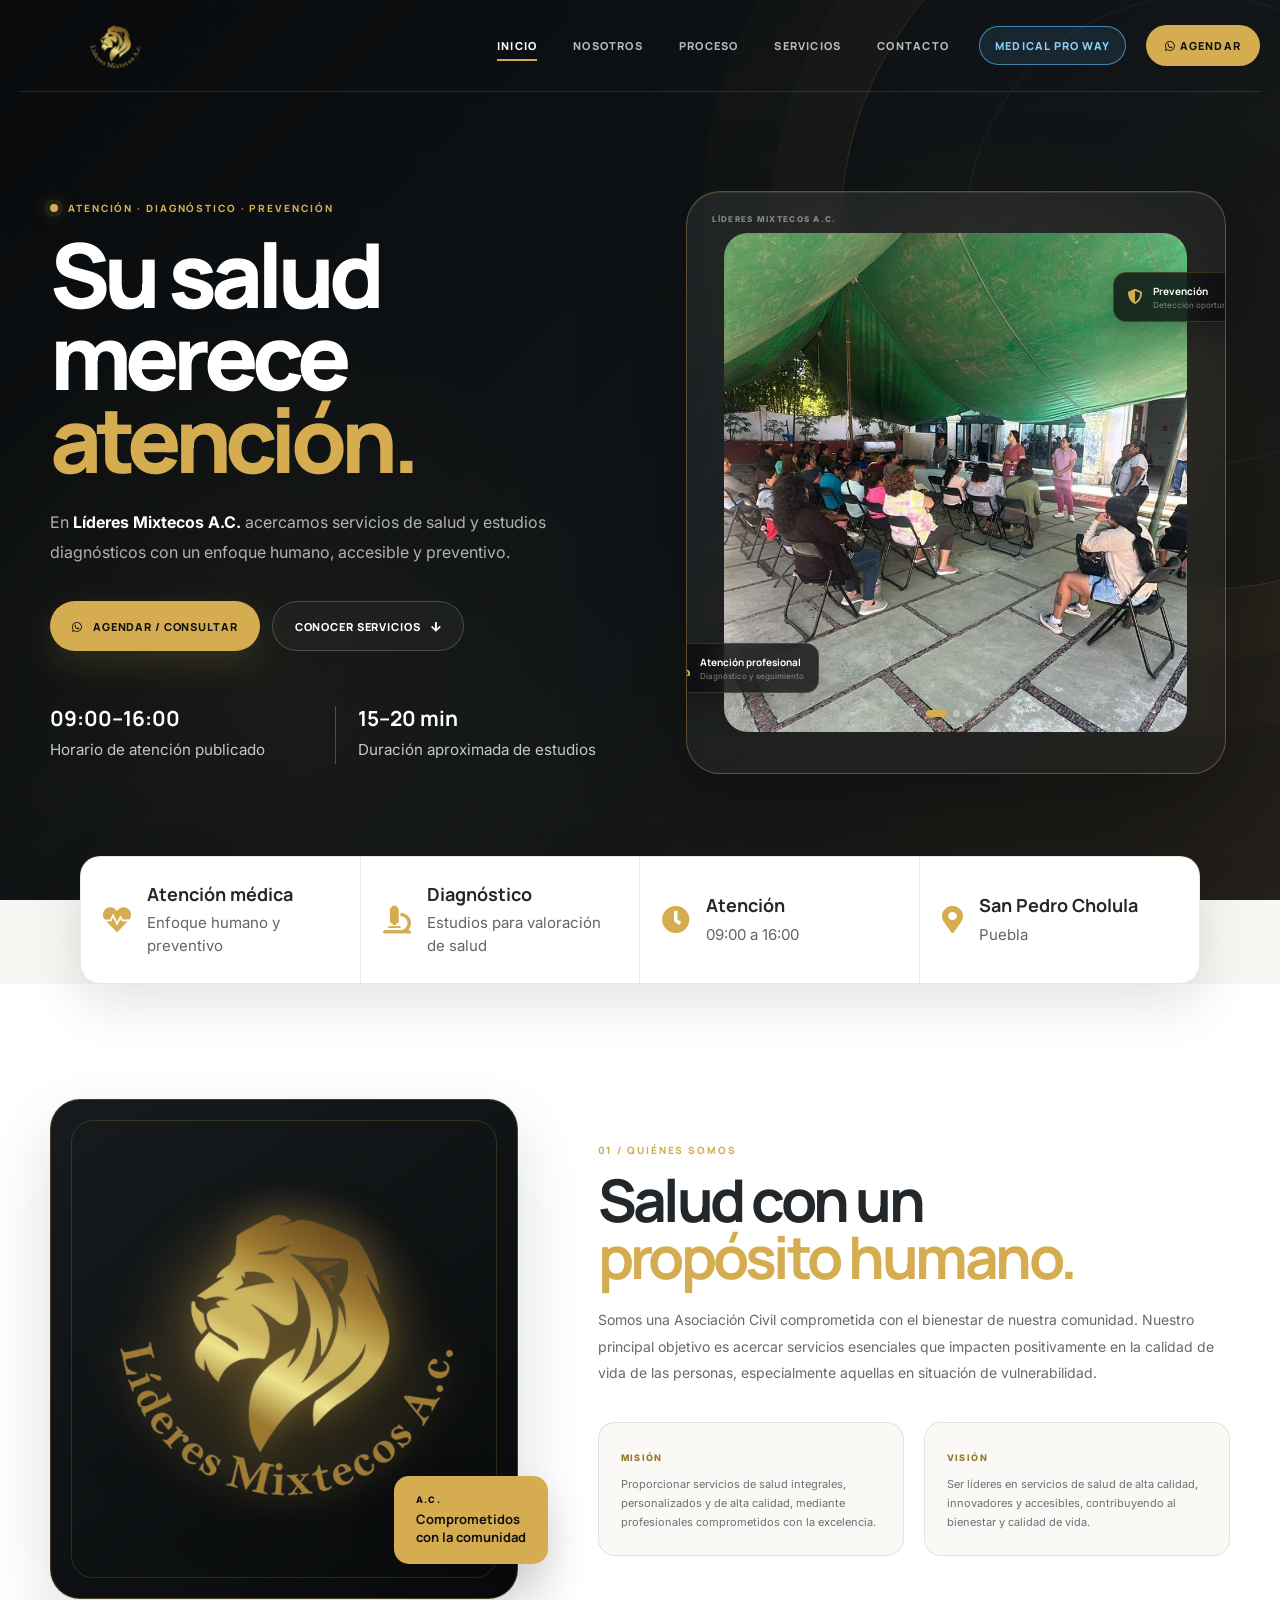
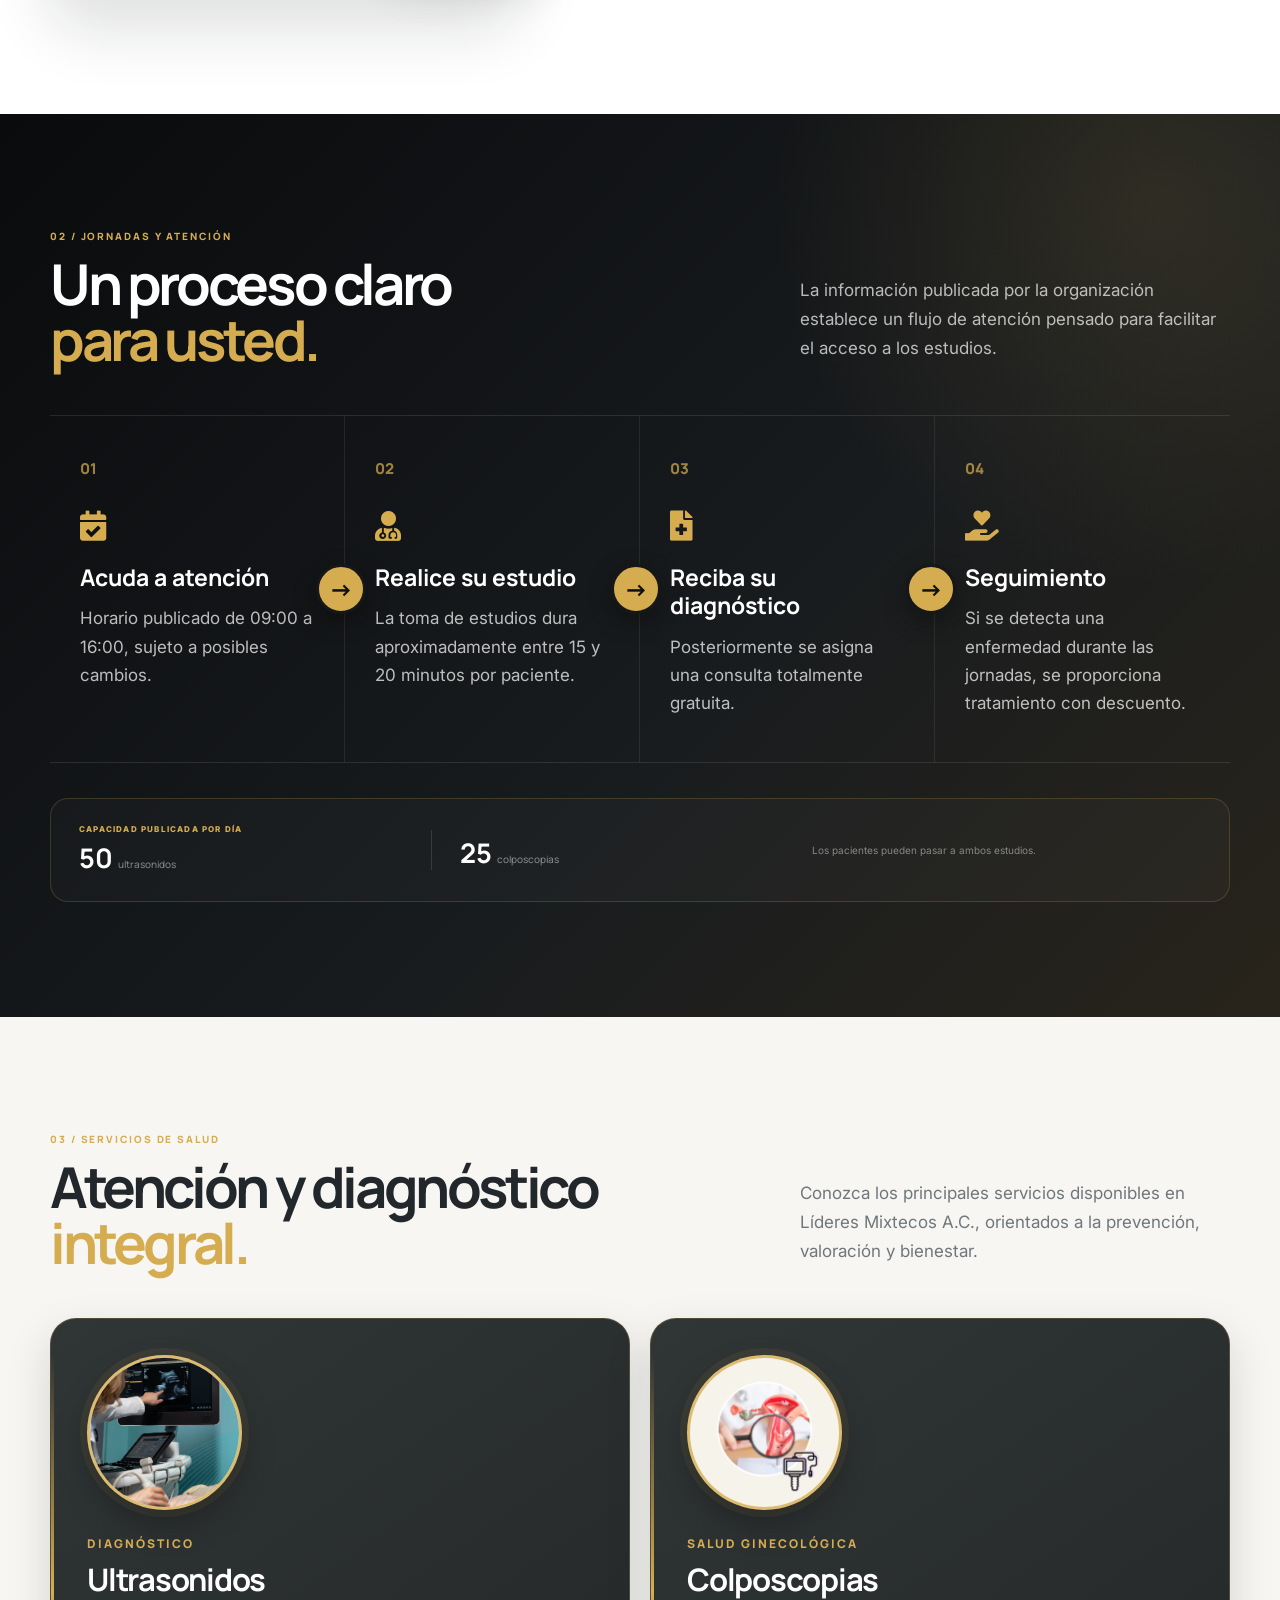
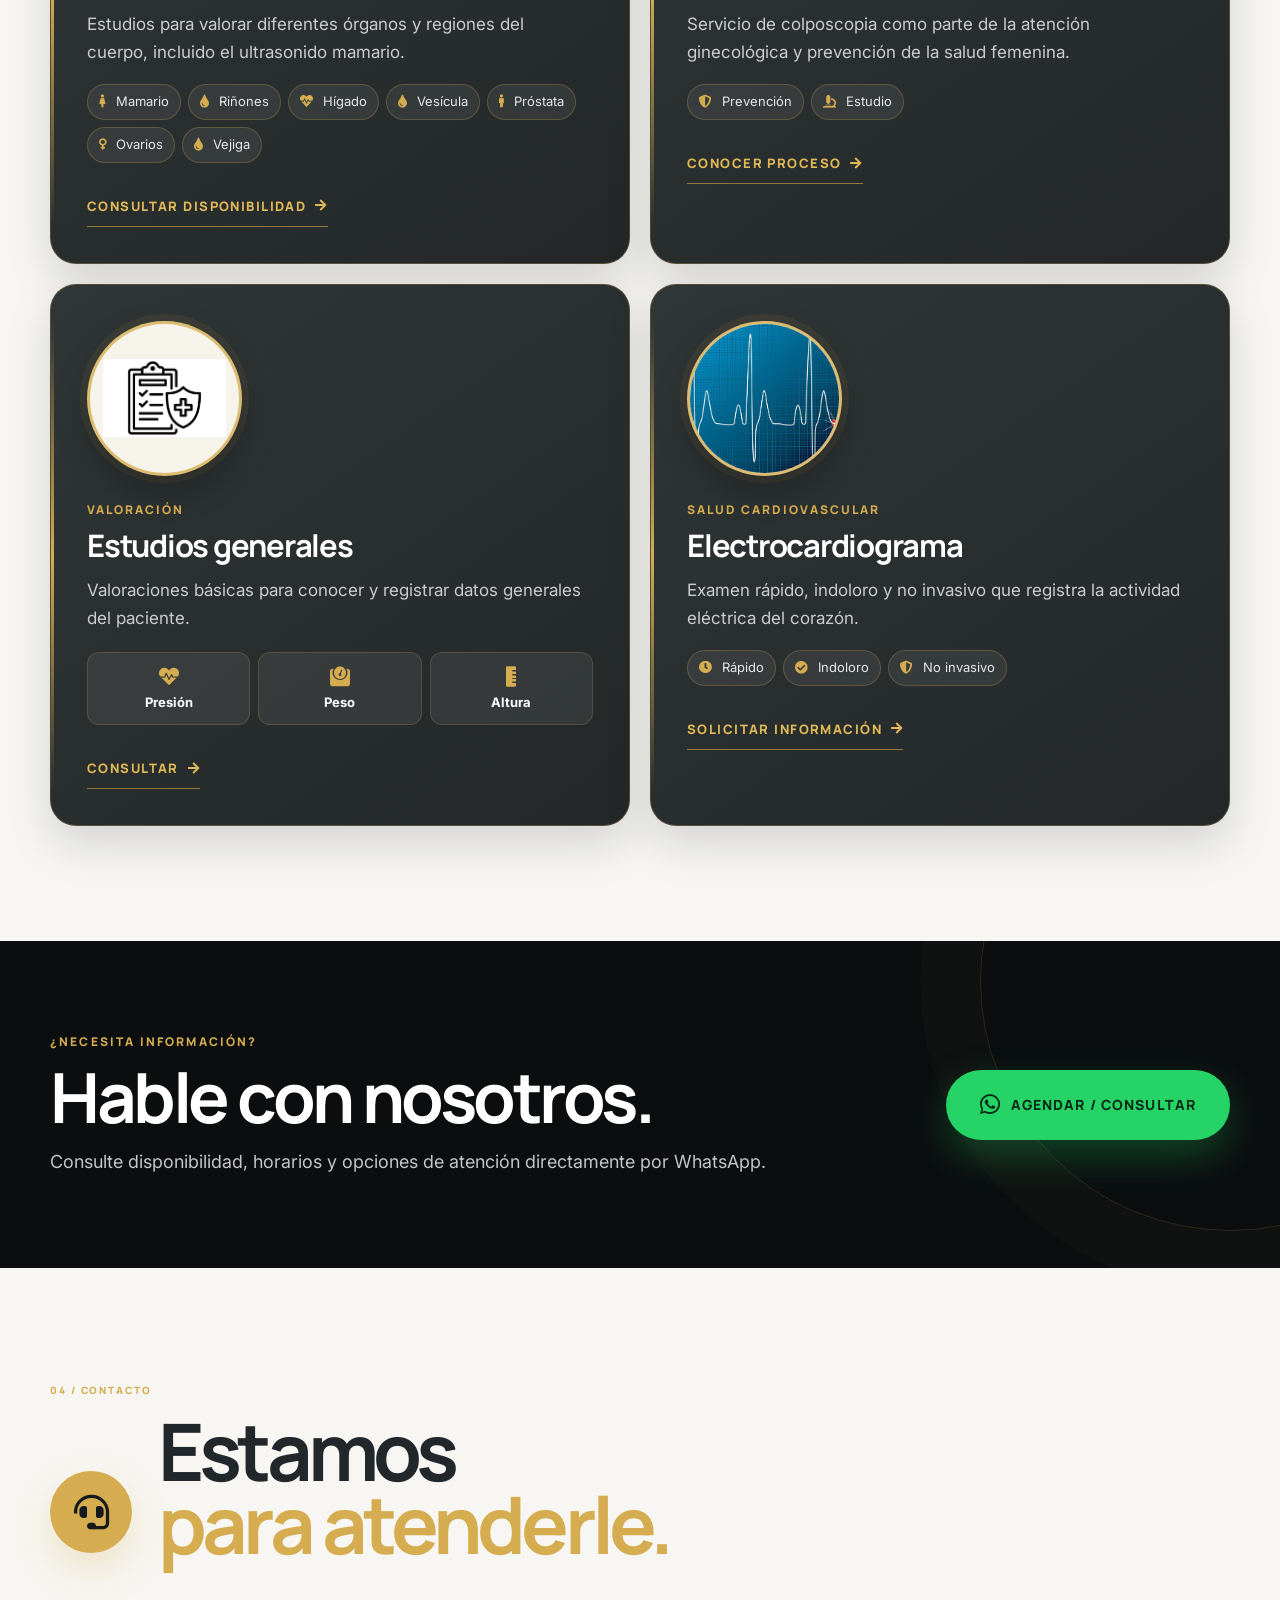
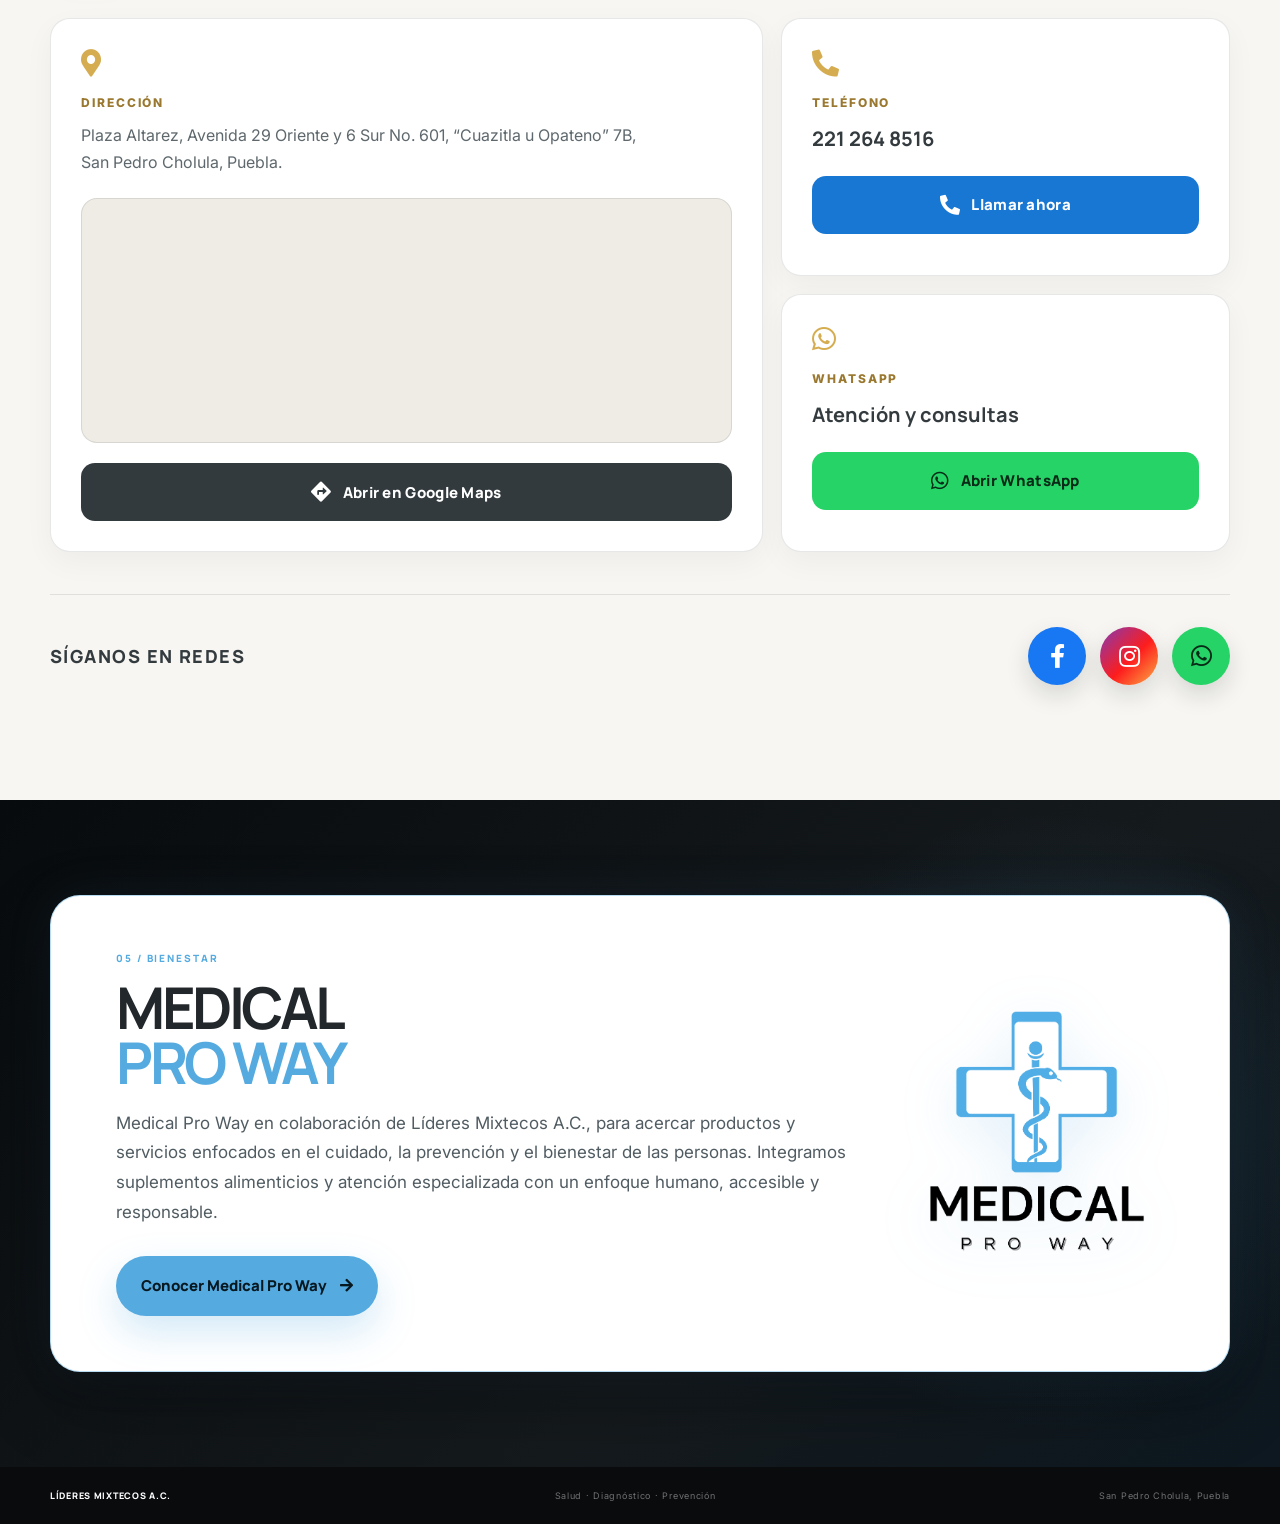
<file: index.html>
<!DOCTYPE html>
<html lang="es">
<head>
  <meta charset="UTF-8">
  <meta name="viewport" content="width=device-width, initial-scale=1.0">
  <meta name="description" content="Líderes Mixtecos A.C. — servicios de salud, diagnóstico y prevención en San Pedro Cholula, Puebla.">
  <meta name="theme-color" content="#0b0d0f">
  <title>Líderes Mixtecos A.C. | Salud, diagnóstico y prevención</title>

  <link rel="icon" href="images/logo.png">
  <link rel="preconnect" href="https://fonts.googleapis.com">
  <link rel="preconnect" href="https://fonts.gstatic.com" crossorigin>
  <link href="https://fonts.googleapis.com/css2?family=Inter:wght@400;500;600;700&family=Manrope:wght@500;600;700;800&display=swap" rel="stylesheet">
  <link rel="stylesheet" href="https://cdnjs.cloudflare.com/ajax/libs/font-awesome/5.15.4/css/all.min.css">

  <link rel="stylesheet" href="style_medical_futurista.css">
</head>

<body>

  <!-- ================= HEADER ================= -->
  <header class="site-header" id="inicio">
    <div class="nav-shell">
      <a class="brand" href="#inicio" aria-label="Líderes Mixtecos A.C.">
        <img src="images/logo.png" alt="Líderes Mixtecos A.C.">
      </a>

      <button class="menu-toggle" type="button" aria-label="Abrir menú" aria-expanded="false">
        <span></span><span></span><span></span>
      </button>

      <nav class="main-nav" aria-label="Navegación principal">
        <a class="active" href="#inicio">Inicio</a>
        <a href="#nosotros">Nosotros</a>
        <a href="#proceso">Proceso</a>
        <a href="#servicios">Servicios</a>
        <a href="#contacto">Contacto</a>
        <a class="nav-medical" href="pag2_medical_futurista.html">Medical Pro Way</a>
        <a class="nav-button" href="http://wa.link/dk0aqt" target="_blank" rel="noopener">
          <i class="fab fa-whatsapp"></i> Agendar
        </a>
      </nav>
    </div>
  </header>

  <main>

    <!-- ================= HERO ================= -->
    <section class="hero">
      <div class="hero-orbit hero-orbit-one"></div>
      <div class="hero-orbit hero-orbit-two"></div>
      <div class="hero-grid"></div>

      <div class="hero-shell">
        <div class="hero-copy">
          <div class="eyebrow">
            <span class="status-dot"></span>
            ATENCIÓN · DIAGNÓSTICO · PREVENCIÓN
          </div>

          <h1>
            Su salud merece
            <span>atención.</span>
          </h1>

          <p class="hero-text">
            En <strong>Líderes Mixtecos A.C.</strong> acercamos servicios de salud
            y estudios diagnósticos con un enfoque humano, accesible y preventivo.
          </p>

          <div class="hero-actions">
            <a class="btn btn-gold" href="http://wa.link/dk0aqt" target="_blank" rel="noopener">
              <i class="fab fa-whatsapp"></i>
              Agendar / consultar
            </a>
            <a class="btn btn-outline" href="#servicios">
              Conocer servicios
              <i class="fas fa-arrow-down"></i>
            </a>
          </div>

          <div class="hero-meta">
            <div>
              <strong>09:00–16:00</strong>
              <span>Horario de atención publicado</span>
            </div>
            <div class="meta-line"></div>
            <div>
              <strong>15–20 min</strong>
              <span>Duración aproximada de estudios</span>
            </div>
          </div>
        </div>

        <div class="hero-visual">
          <div class="medical-frame">

          <div class="frame-label">
              LÍDERES MIXTECOS A.C.
          </div>

          <div class="hero-carousel" id="heroCarousel">

              <div class="carousel-track">

                  <div class="carousel-slide active">
                      <img
                          src="images/foto_carr_lm1.jpg"
                          alt="Líderes Mixtecos A.C. durante una plática de salud"
                      >
                  </div>

                  <div class="carousel-slide">
                      <img
                          src="images/foto_carr_lm2.jpg"
                          alt="Líderes Mixtecos A.C. durante una actividad de salud"
                      >
                  </div>

                  <div class="carousel-slide">
                      <img
                          src="images/foto_carr_lm3.jpg"
                          alt="Líderes Mixtecos A.C. durante una jornada"
                      >
                  </div>

                  <div class="carousel-slide">
                      <img
                          src="images/foto_carr_lm4.jpg"
                          alt="Líderes Mixtecos A.C. trabajando con la comunidad"
                      >
                  </div>

              </div>

              <button
                  class="carousel-arrow carousel-prev"
                  type="button"
                  aria-label="Fotografía anterior"
              >
                  <i class="fas fa-chevron-left"></i>
              </button>

              <button
                  class="carousel-arrow carousel-next"
                  type="button"
                  aria-label="Fotografía siguiente"
              >
                  <i class="fas fa-chevron-right"></i>
              </button>

              <div class="carousel-dots">

                  <button
                      type="button"
                      class="carousel-dot active"
                      data-slide="0"
                      aria-label="Ver fotografía 1"
                  ></button>

                  <button
                      type="button"
                      class="carousel-dot"
                      data-slide="1"
                      aria-label="Ver fotografía 2"
                  ></button>

                  <button
                      type="button"
                      class="carousel-dot"
                      data-slide="2"
                      aria-label="Ver fotografía 3"
                  ></button>

                  <button
                      type="button"
                      class="carousel-dot"
                      data-slide="3"
                      aria-label="Ver fotografía 4"
                  ></button>

              </div>

          </div>

          <div class="medical-card medical-card-top">

              <i class="fas fa-shield-alt"></i>

              <div>
                  <strong>Prevención</strong>
                  <span>Detección oportuna</span>
              </div>

          </div>

          <div class="medical-card medical-card-bottom">

              <i class="fas fa-user-md"></i>

              <div>
                  <strong>Atención profesional</strong>
                  <span>Diagnóstico y seguimiento</span>
              </div>

          </div>

      </div>
        </div>
      </div>

      <div class="hero-bottom">
        <span>SCROLL</span>
        <span class="scroll-line"></span>
        <span>CONOZCA NUESTROS SERVICIOS</span>
      </div>
    </section>

    <!-- ================= TRUST BAR ================= -->
    <section class="trust-bar">
      <div class="trust-item">
        <i class="fas fa-heartbeat"></i>
        <div><strong>Atención médica</strong><span>Enfoque humano y preventivo</span></div>
      </div>
      <div class="trust-item">
        <i class="fas fa-microscope"></i>
        <div><strong>Diagnóstico</strong><span>Estudios para valoración de salud</span></div>
      </div>
      <div class="trust-item">
        <i class="fas fa-clock"></i>
        <div><strong>Atención</strong><span>09:00 a 16:00</span></div>
      </div>
      <div class="trust-item">
        <i class="fas fa-map-marker-alt"></i>
        <div><strong>San Pedro Cholula</strong><span>Puebla</span></div>
      </div>
    </section>

    <!-- ================= ABOUT ================= -->
    <section class="about section" id="nosotros">
      <div class="section-shell about-grid">
        <div class="about-visual">
          <div class="about-image">
            <img class="about-logo" src="images/logo.png" alt="Logotipo de Líderes Mixtecos A.C.">
          </div>
          <div class="about-badge">
            <span>A.C.</span>
            <strong>Comprometidos<br>con la comunidad</strong>
          </div>
        </div>

        <div class="about-copy">
          <span class="section-kicker">01 / QUIÉNES SOMOS</span>
          <h2>Salud con un<br><span>propósito humano.</span></h2>
          <p class="lead">
            Somos una Asociación Civil comprometida con el bienestar de nuestra comunidad.
            Nuestro principal objetivo es acercar servicios esenciales que impacten
            positivamente en la calidad de vida de las personas, especialmente aquellas
            en situación de vulnerabilidad.
          </p>

          <div class="mission-grid">
            <div>
              <span>MISIÓN</span>
              <p>
                Proporcionar servicios de salud integrales, personalizados y de alta calidad,
                mediante profesionales comprometidos con la excelencia.
              </p>
            </div>
            <div>
              <span>VISIÓN</span>
              <p>
                Ser líderes en servicios de salud de alta calidad, innovadores y accesibles,
                contribuyendo al bienestar y calidad de vida.
              </p>
            </div>
          </div>
        </div>
      </div>
    </section>

    <!-- ================= PROCESS ================= -->
    <section class="process section-dark" id="proceso">
      <div class="section-shell">
        <div class="section-heading section-heading-dark">
          <div>
            <span class="section-kicker">02 / JORNADAS Y ATENCIÓN</span>
            <h2>Un proceso claro<br><span>para usted.</span></h2>
          </div>
          <p>
            La información publicada por la organización establece un flujo de atención
            pensado para facilitar el acceso a los estudios.
          </p>
        </div>

        <div class="process-grid">
          <div class="process-step">
            <span>01</span>
            <i class="fas fa-calendar-check"></i>
            <h3>Acuda a atención</h3>
            <p>Horario publicado de 09:00 a 16:00, sujeto a posibles cambios.</p>
          </div>
          <div class="process-step">
            <span>02</span>
            <i class="fas fa-user-md"></i>
            <h3>Realice su estudio</h3>
            <p>La toma de estudios dura aproximadamente entre 15 y 20 minutos por paciente.</p>
          </div>
          <div class="process-step">
            <span>03</span>
            <i class="fas fa-file-medical"></i>
            <h3>Reciba su diagnóstico</h3>
            <p>Posteriormente se asigna una consulta totalmente gratuita.</p>
          </div>
          <div class="process-step">
            <span>04</span>
            <i class="fas fa-hand-holding-heart"></i>
            <h3>Seguimiento</h3>
            <p>Si se detecta una enfermedad durante las jornadas, se proporciona tratamiento con descuento.</p>
          </div>
        </div>

        <div class="capacity">
          <div>
            <span class="capacity-label">CAPACIDAD PUBLICADA POR DÍA</span>
            <strong>50 <small>ultrasonidos</small></strong>
          </div>
          <div class="capacity-divider"></div>
          <div>
            <strong>25 <small>colposcopias</small></strong>
          </div>
          <p>Los pacientes pueden pasar a ambos estudios.</p>
        </div>
      </div>
    </section>

    <!-- ================= SERVICES ================= -->
    <section class="services section" id="servicios">
      <div class="section-shell">
        <div class="section-heading">
          <div>
            <span class="section-kicker">03 / SERVICIOS DE SALUD</span>
            <h2>Atención y diagnóstico<br><span>integral.</span></h2>
          </div>
          <p>
            Conozca los principales servicios disponibles en Líderes Mixtecos A.C.,
            orientados a la prevención, valoración y bienestar.
          </p>
        </div>

        <div class="services-grid">

          <article class="service-card service-featured">
            <div class="service-image">
              <img src="images/apartadoultra.jpg" alt="Equipo utilizado para realizar estudios de ultrasonido" loading="lazy">
            </div>
            <span class="service-label">DIAGNÓSTICO</span>
            <h3>Ultrasonidos</h3>
            <p>Estudios para valorar diferentes órganos y regiones del cuerpo, incluido el ultrasonido mamario.</p>
            <div class="tag-list">
              <span><i class="fas fa-female"></i> Mamario</span>
              <span><i class="fas fa-tint"></i> Riñones</span>
              <span><i class="fas fa-heartbeat"></i> Hígado</span>
              <span><i class="fas fa-tint"></i> Vesícula</span>
              <span><i class="fas fa-male"></i> Próstata</span>
              <span><i class="fas fa-venus"></i> Ovarios</span>
              <span><i class="fas fa-tint"></i> Vejiga</span>
            </div>
            <a href="#contacto" class="card-link">Consultar disponibilidad <i class="fas fa-arrow-right"></i></a>
          </article>

          <article class="service-card">
            <div class="service-image service-image-contain">
              <img src="images/ColpoInic.png" alt="Ilustración relacionada con el estudio de colposcopia" loading="lazy">
            </div>
            <span class="service-label">SALUD GINECOLÓGICA</span>
            <h3>Colposcopias</h3>
            <p>Servicio de colposcopia como parte de la atención ginecológica y prevención de la salud femenina.</p>
            <div class="service-mini">
              <span><i class="fas fa-shield-alt"></i> Prevención</span>
              <span><i class="fas fa-microscope"></i> Estudio</span>
            </div>
            <a href="#proceso" class="card-link">Conocer proceso <i class="fas fa-arrow-right"></i></a>
          </article>

          <article class="service-card">
            <div class="service-image service-image-contain">
              <img src="images/datosclin.png" alt="Ficha de valoración y registro de datos clínicos" loading="lazy">
            </div>
            <span class="service-label">VALORACIÓN</span>
            <h3>Estudios generales</h3>
            <p>Valoraciones básicas para conocer y registrar datos generales del paciente.</p>
            <div class="health-data">
              <div><i class="fas fa-heartbeat"></i><strong>Presión</strong></div>
              <div><i class="fas fa-weight"></i><strong>Peso</strong></div>
              <div><i class="fas fa-ruler-vertical"></i><strong>Altura</strong></div>
            </div>
            <a href="#contacto" class="card-link">Consultar <i class="fas fa-arrow-right"></i></a>
          </article>

          <article class="service-card">
            <div class="service-image">
              <img src="images/imgelectro.jpg" alt="Representación de un electrocardiograma" loading="lazy">
            </div>
            <span class="service-label">SALUD CARDIOVASCULAR</span>
            <h3>Electrocardiograma</h3>
            <p>Examen rápido, indoloro y no invasivo que registra la actividad eléctrica del corazón.</p>
            <div class="service-mini">
              <span><i class="fas fa-clock"></i> Rápido</span>
              <span><i class="fas fa-check-circle"></i> Indoloro</span>
              <span><i class="fas fa-shield-alt"></i> No invasivo</span>
            </div>
            <a href="#contacto" class="card-link">Solicitar información <i class="fas fa-arrow-right"></i></a>
          </article>

        </div>
      </div>
    </section>

    <!-- ================= CTA ================= -->
    <section class="cta">
      <div class="cta-orbit"></div>
      <div class="section-shell cta-inner">
        <div>
          <span class="section-kicker">¿NECESITA INFORMACIÓN?</span>
          <h2>Hable con nosotros.</h2>
          <p>Consulte disponibilidad, horarios y opciones de atención directamente por WhatsApp.</p>
        </div>
        <a class="btn btn-whatsapp btn-large" href="http://wa.link/dk0aqt" target="_blank" rel="noopener">
          <i class="fab fa-whatsapp"></i>
          Agendar / consultar
        </a>
      </div>
    </section>

    <!-- ================= CONTACT ================= -->
    <section class="contact section" id="contacto">
      <div class="section-shell">
        <div class="section-heading">
          <div>
            <span class="section-kicker">04 / CONTACTO</span>
            <div class="contact-title-wrap">
              <div class="contact-attention-icon" aria-hidden="true">
                <i class="fas fa-headset"></i>
              </div>
              <h2>Estamos<br><span>para atenderle.</span></h2>
            </div>
          </div>
        </div>

        <div class="contact-grid">
          <div class="contact-card">
            <i class="fas fa-map-marker-alt"></i>
            <span>DIRECCIÓN</span>
            <p>
              Plaza Altarez, Avenida 29 Oriente y 6 Sur No. 601,
              “Cuazitla u Opateno” 7B,<br>
              San Pedro Cholula, Puebla.
            </p>
            <div class="contact-map">
              <iframe
                src="https://www.google.com/maps?q=Plaza+Altarez,+Avenida+29+Oriente+y+6+Sur+601,+San+Pedro+Cholula,+Puebla&output=embed"
                title="Mapa de la ubicación de Líderes Mixtecos A.C."
                loading="lazy"
                referrerpolicy="no-referrer-when-downgrade">
              </iframe>
            </div>
            <a class="contact-action contact-action-map" href="https://www.google.com/maps/search/?api=1&query=Plaza+Altarez,+Avenida+29+Oriente+y+6+Sur+601,+San+Pedro+Cholula,+Puebla" target="_blank" rel="noopener">
              <i class="fas fa-directions"></i> Abrir en Google Maps
            </a>
          </div>

          <div class="contact-card">
            <i class="fas fa-phone-alt"></i>
            <span>TELÉFONO</span>
            <p class="contact-value">221 264 8516</p>
            <a class="contact-action contact-action-call" href="tel:2212648516">
              <i class="fas fa-phone-alt"></i> Llamar ahora
            </a>
          </div>

          <div class="contact-card">
            <i class="fab fa-whatsapp"></i>
            <span>WHATSAPP</span>
            <p class="contact-value">Atención y consultas</p>
            <a class="contact-action contact-action-whatsapp" href="http://wa.link/dk0aqt" target="_blank" rel="noopener">
              <i class="fab fa-whatsapp"></i> Abrir WhatsApp
            </a>
          </div>
        </div>

        <div class="social-row">
          <span>SÍGANOS EN REDES</span>
          <div>
            <a class="social-facebook" href="https://www.facebook.com/profile.php?id=61574584577659&amp;locale=es_LA" target="_blank" rel="noopener" aria-label="Facebook">
              <i class="fab fa-facebook-f"></i>
            </a>
            <a class="social-instagram" href="https://www.instagram.com/medical_proway1/" target="_blank" rel="noopener" aria-label="Instagram">
              <i class="fab fa-instagram"></i>
            </a>
            <a class="social-whatsapp" href="http://wa.link/dk0aqt" target="_blank" rel="noopener" aria-label="WhatsApp">
              <i class="fab fa-whatsapp"></i>
            </a>
          </div>
        </div>
      </div>
    </section>

    <!-- ================= MEDICAL PRO WAY ================= -->
    <section class="wellness section" id="medical-pro-way">
      <div class="section-shell wellness-inner">
        <div>
          <span class="section-kicker">05 / BIENESTAR</span>
          <h2>MEDICAL<br><span>PRO WAY</span></h2>
          <p>
            Medical Pro Way en colaboración de Líderes Mixtecos A.C., para acercar productos
            y servicios enfocados en el cuidado, la prevención y el bienestar de las personas.
            Integramos suplementos alimenticios y atención especializada con un enfoque humano,
            accesible y responsable.
          </p>
          <a class="wellness-button" href="pag2_medical_futurista.html">
            Conocer Medical Pro Way <i class="fas fa-arrow-right"></i>
          </a>
        </div>
        <div class="wellness-symbol">
          <img src="images/logod.png" alt="Logotipo de Medical Pro Way" loading="lazy">
        </div>
      </div>
    </section>

  </main>

  <footer class="footer">
    <div class="section-shell footer-inner">
      <span>LÍDERES MIXTE​COS A.C.</span>
      <span>Salud · Diagnóstico · Prevención</span>
      <span>San Pedro Cholula, Puebla</span>
    </div>
  </footer>

  <script>
    const toggle = document.querySelector('.menu-toggle');
    const nav = document.querySelector('.main-nav');

    toggle.addEventListener('click', () => {
      const open = nav.classList.toggle('open');
      toggle.setAttribute('aria-expanded', open);
    });

    document.querySelectorAll('.main-nav a').forEach(link => {
      link.addEventListener('click', () => {
        nav.classList.remove('open');
        toggle.setAttribute('aria-expanded', 'false');
      });
    });
  </script>

  <script>
document.addEventListener('DOMContentLoaded', () => {

  const carousel = document.querySelector('#heroCarousel');

  if (!carousel) return;

  const slides = carousel.querySelectorAll('.carousel-slide');
  const dots = carousel.querySelectorAll('.carousel-dot');
  const prevButton = carousel.querySelector('.carousel-prev');
  const nextButton = carousel.querySelector('.carousel-next');

  let currentSlide = 0;
  let autoplay;

  function showSlide(index) {

    if (index < 0) {
      index = slides.length - 1;
    }

    if (index >= slides.length) {
      index = 0;
    }

    currentSlide = index;

    slides.forEach((slide, i) => {
      slide.classList.toggle('active', i === currentSlide);
    });

    dots.forEach((dot, i) => {
      dot.classList.toggle('active', i === currentSlide);
    });
  }

  function nextSlide() {
    showSlide(currentSlide + 1);
  }

  function prevSlide() {
    showSlide(currentSlide - 1);
  }

  nextButton.addEventListener('click', (event) => {
    event.stopPropagation();
    nextSlide();
    restartAutoplay();
  });

  prevButton.addEventListener('click', (event) => {
    event.stopPropagation();
    prevSlide();
    restartAutoplay();
  });

  dots.forEach((dot, index) => {
    dot.addEventListener('click', (event) => {
      event.stopPropagation();
      showSlide(index);
      restartAutoplay();
    });
  });

  function startAutoplay() {
    autoplay = setInterval(() => {
      nextSlide();
    }, 5000);
  }

  function restartAutoplay() {
    clearInterval(autoplay);
    startAutoplay();
  }

  /* =========================
     SWIPE EN MÓVIL
     ========================= */

  let touchStartX = 0;
  let touchEndX = 0;

  carousel.addEventListener('touchstart', (event) => {
    touchStartX = event.changedTouches[0].screenX;
  }, { passive: true });

  carousel.addEventListener('touchend', (event) => {

    touchEndX = event.changedTouches[0].screenX;

    const difference = touchStartX - touchEndX;

    if (Math.abs(difference) < 50) {
      return;
    }

    if (difference > 0) {
      nextSlide();
    } else {
      prevSlide();
    }

    restartAutoplay();

  }, { passive: true });

  /* Estado inicial */

  showSlide(0);
  startAutoplay();

});
</script>

</body>
</html>
</file>
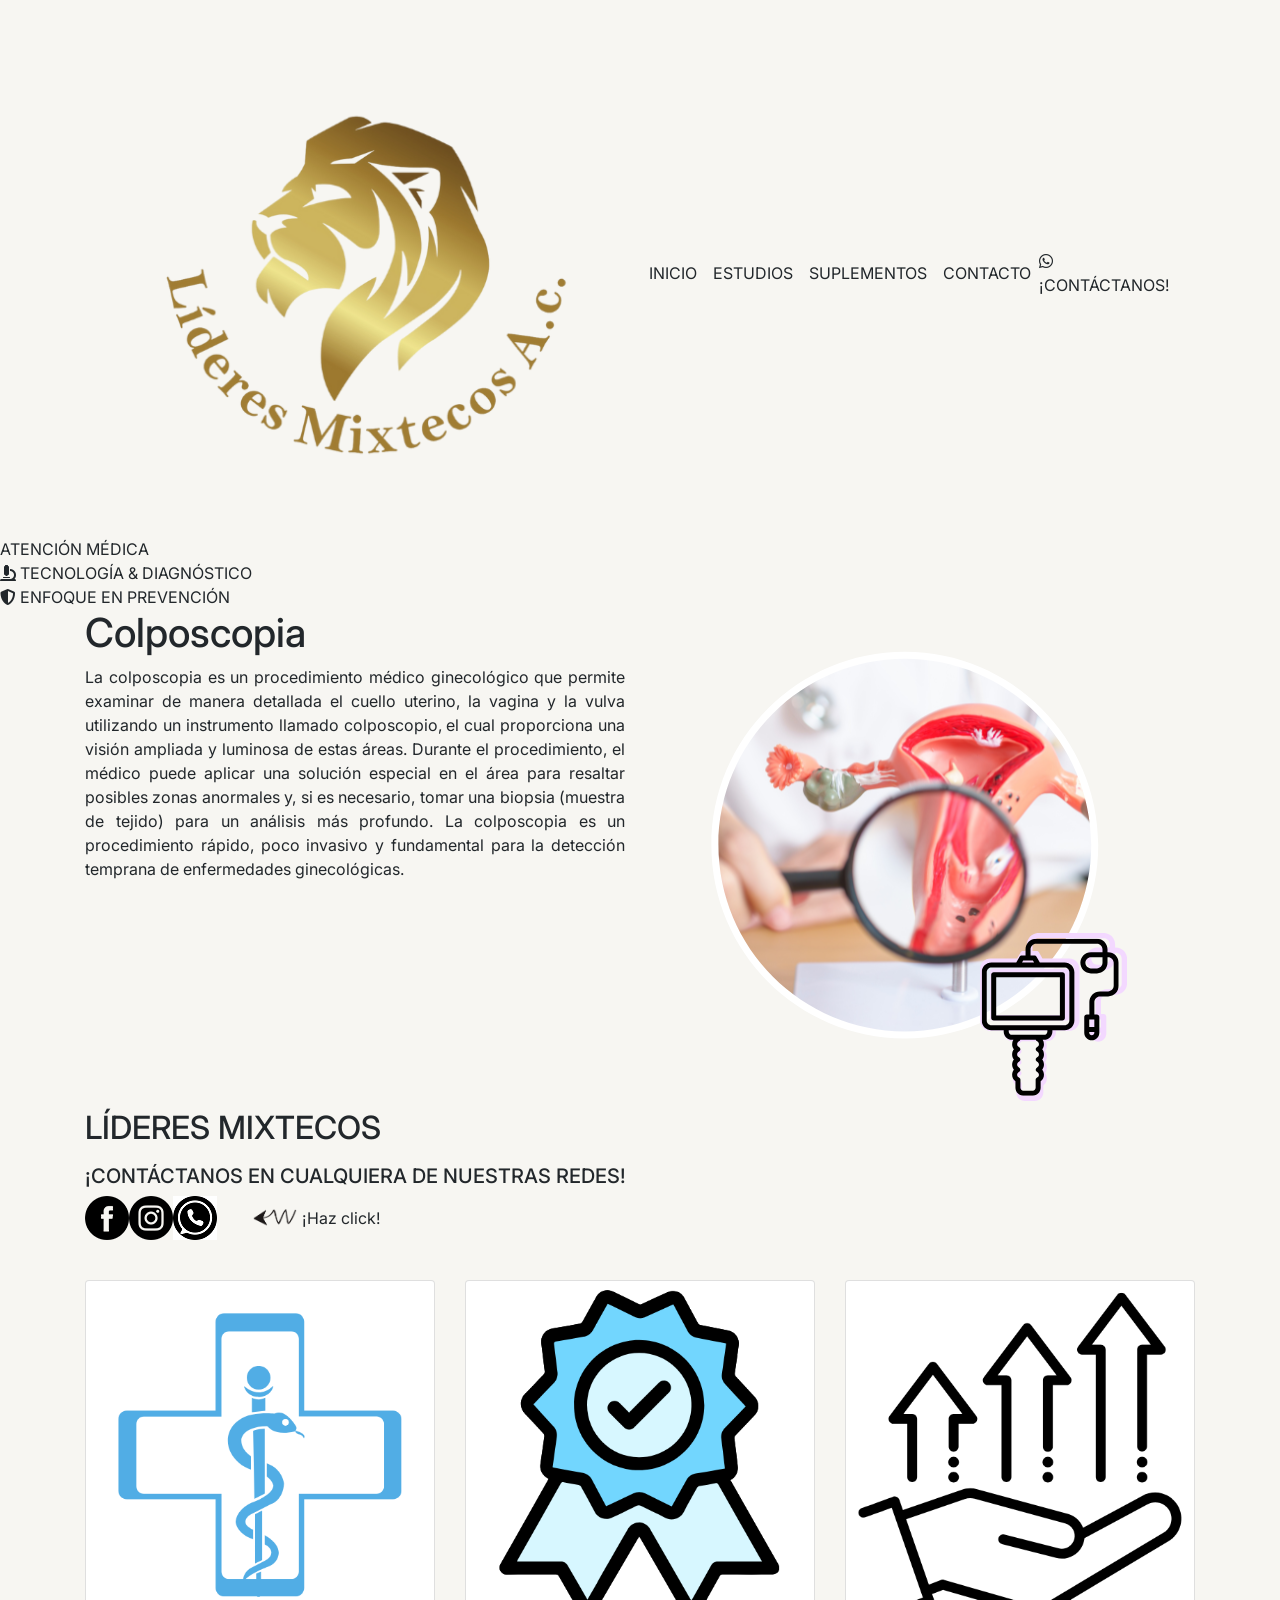
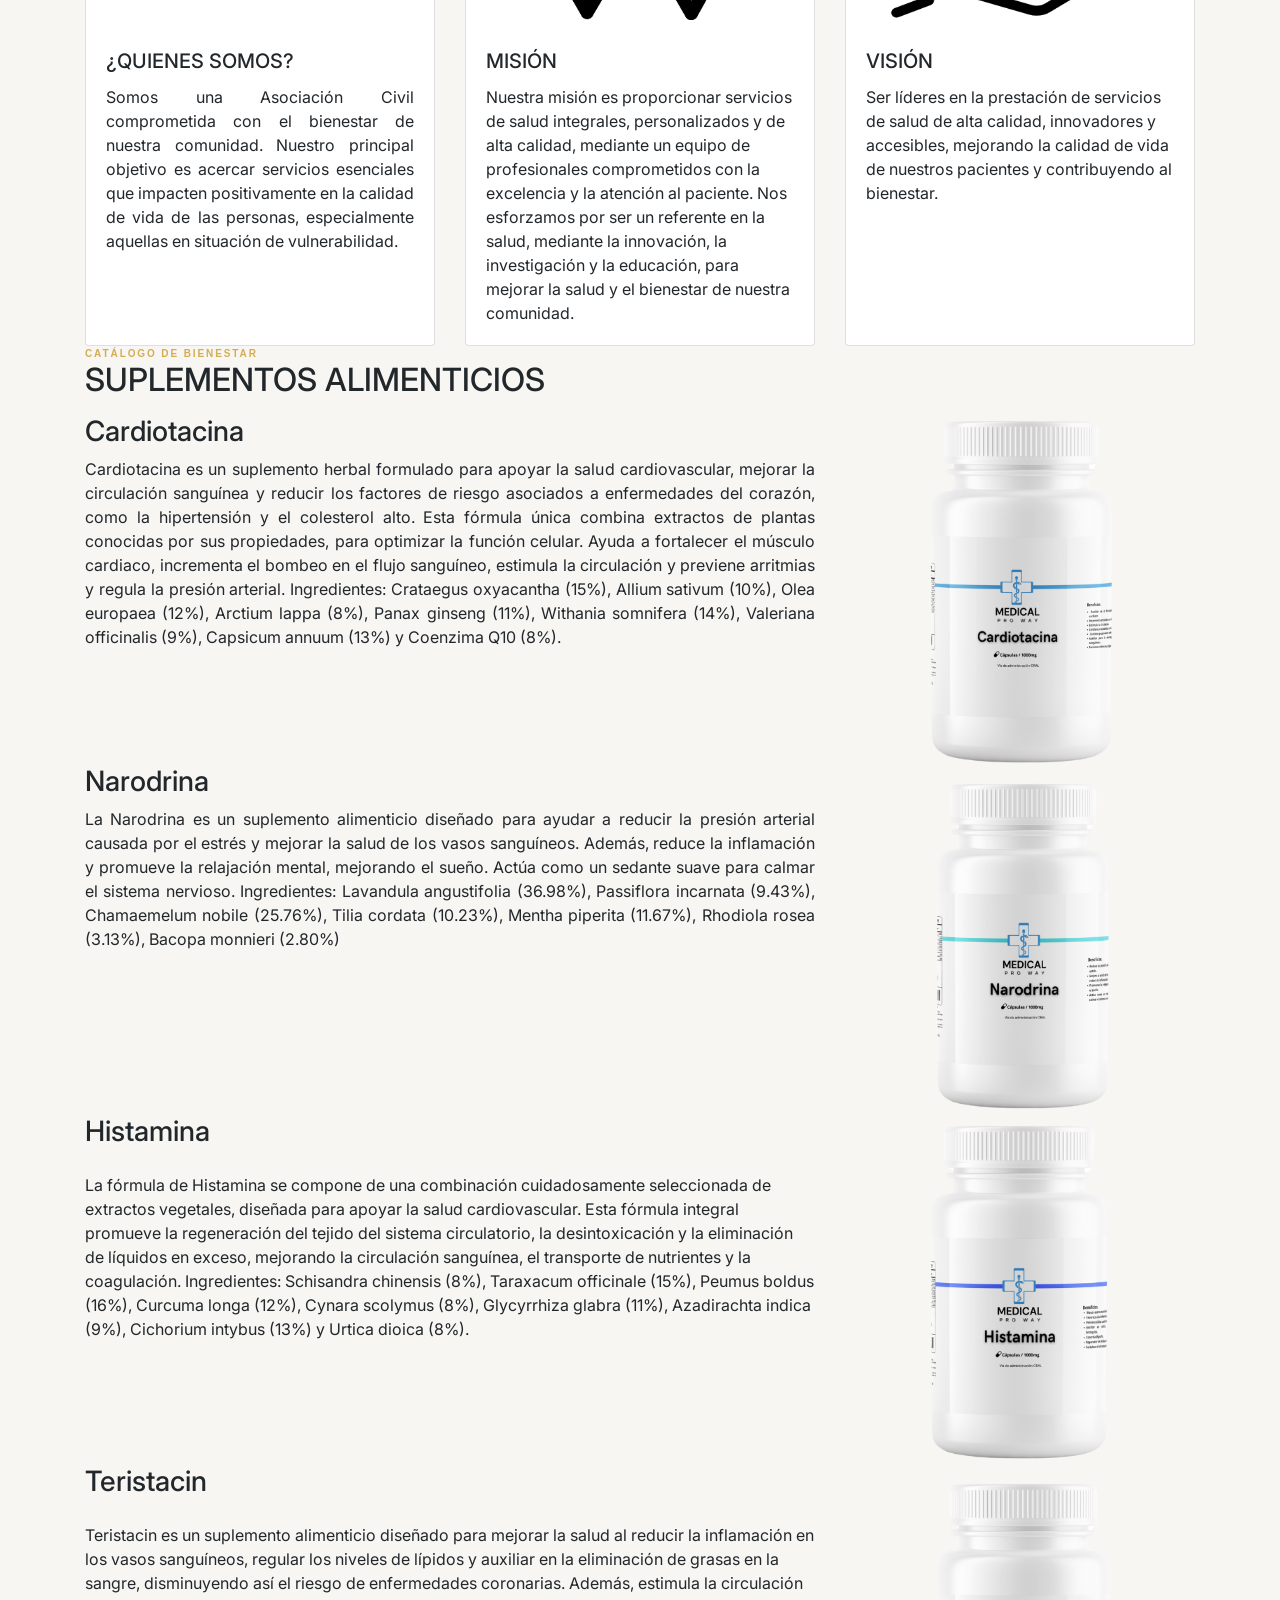
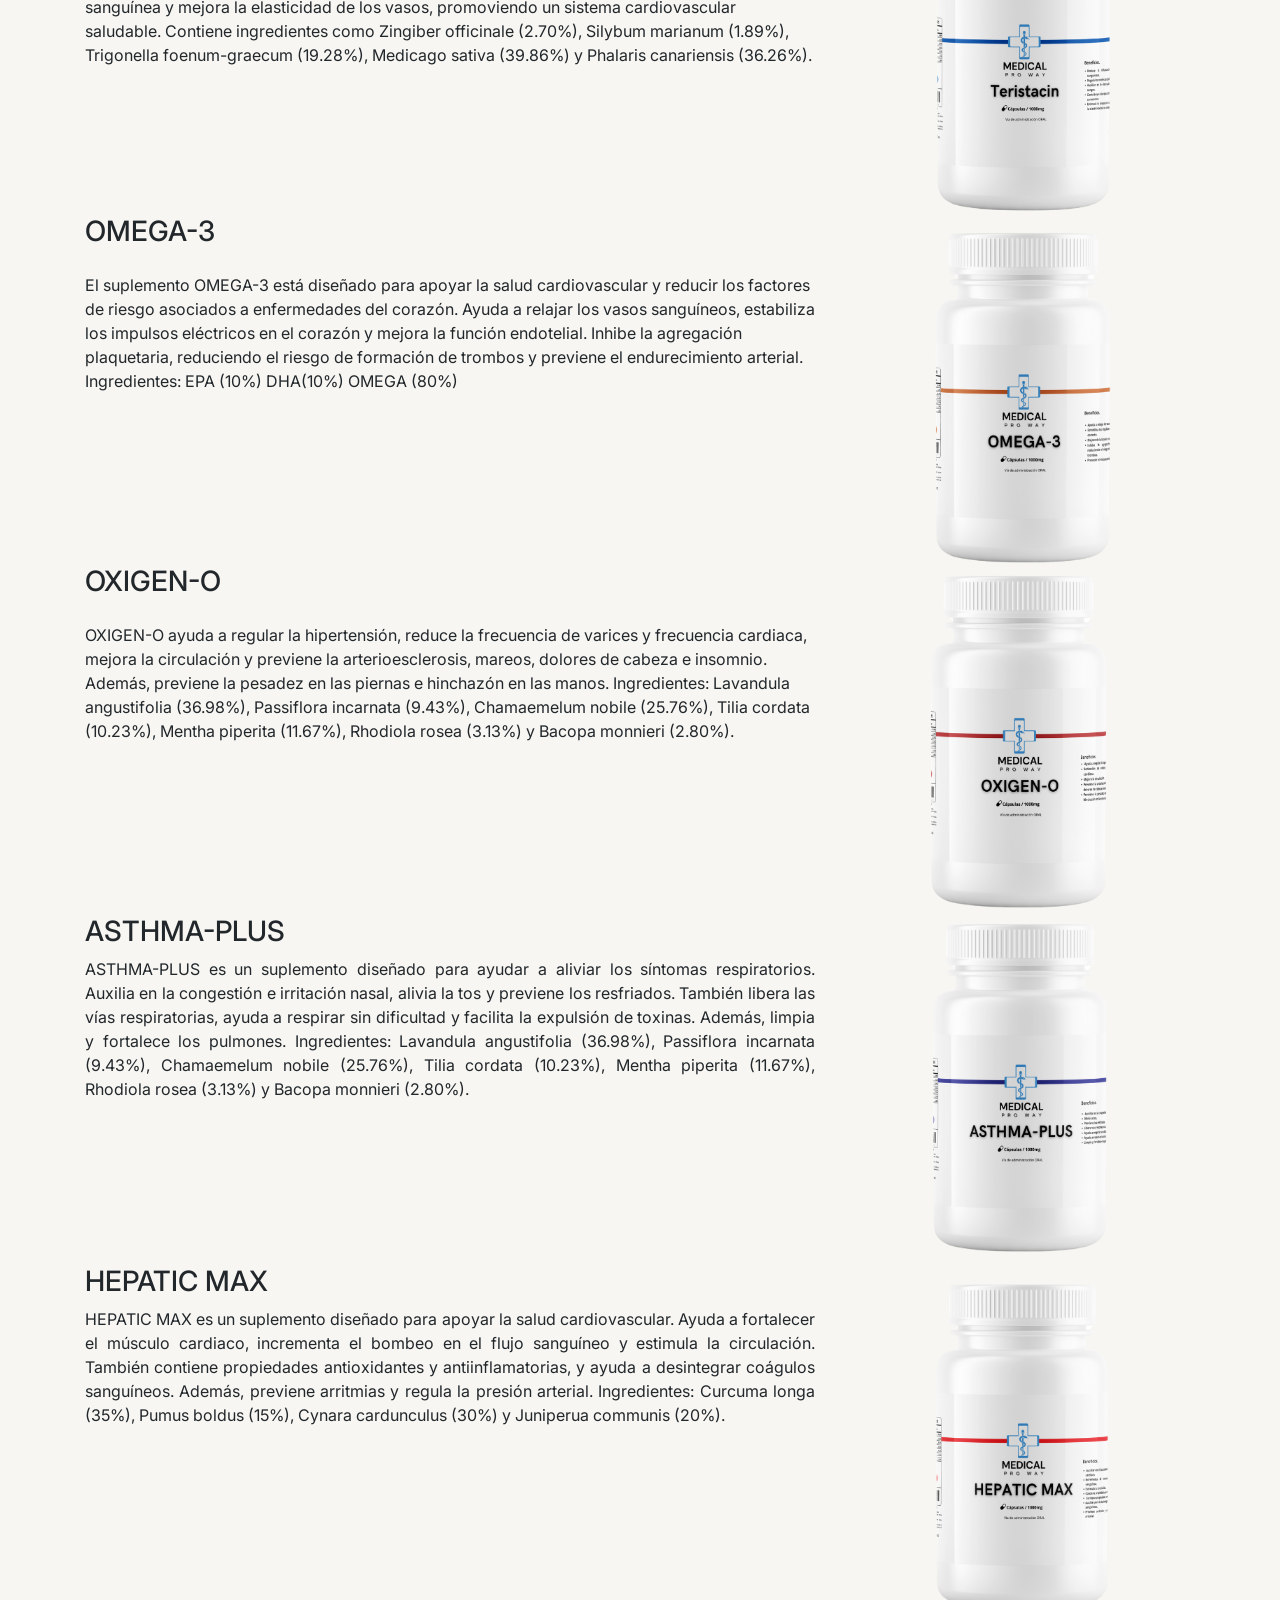
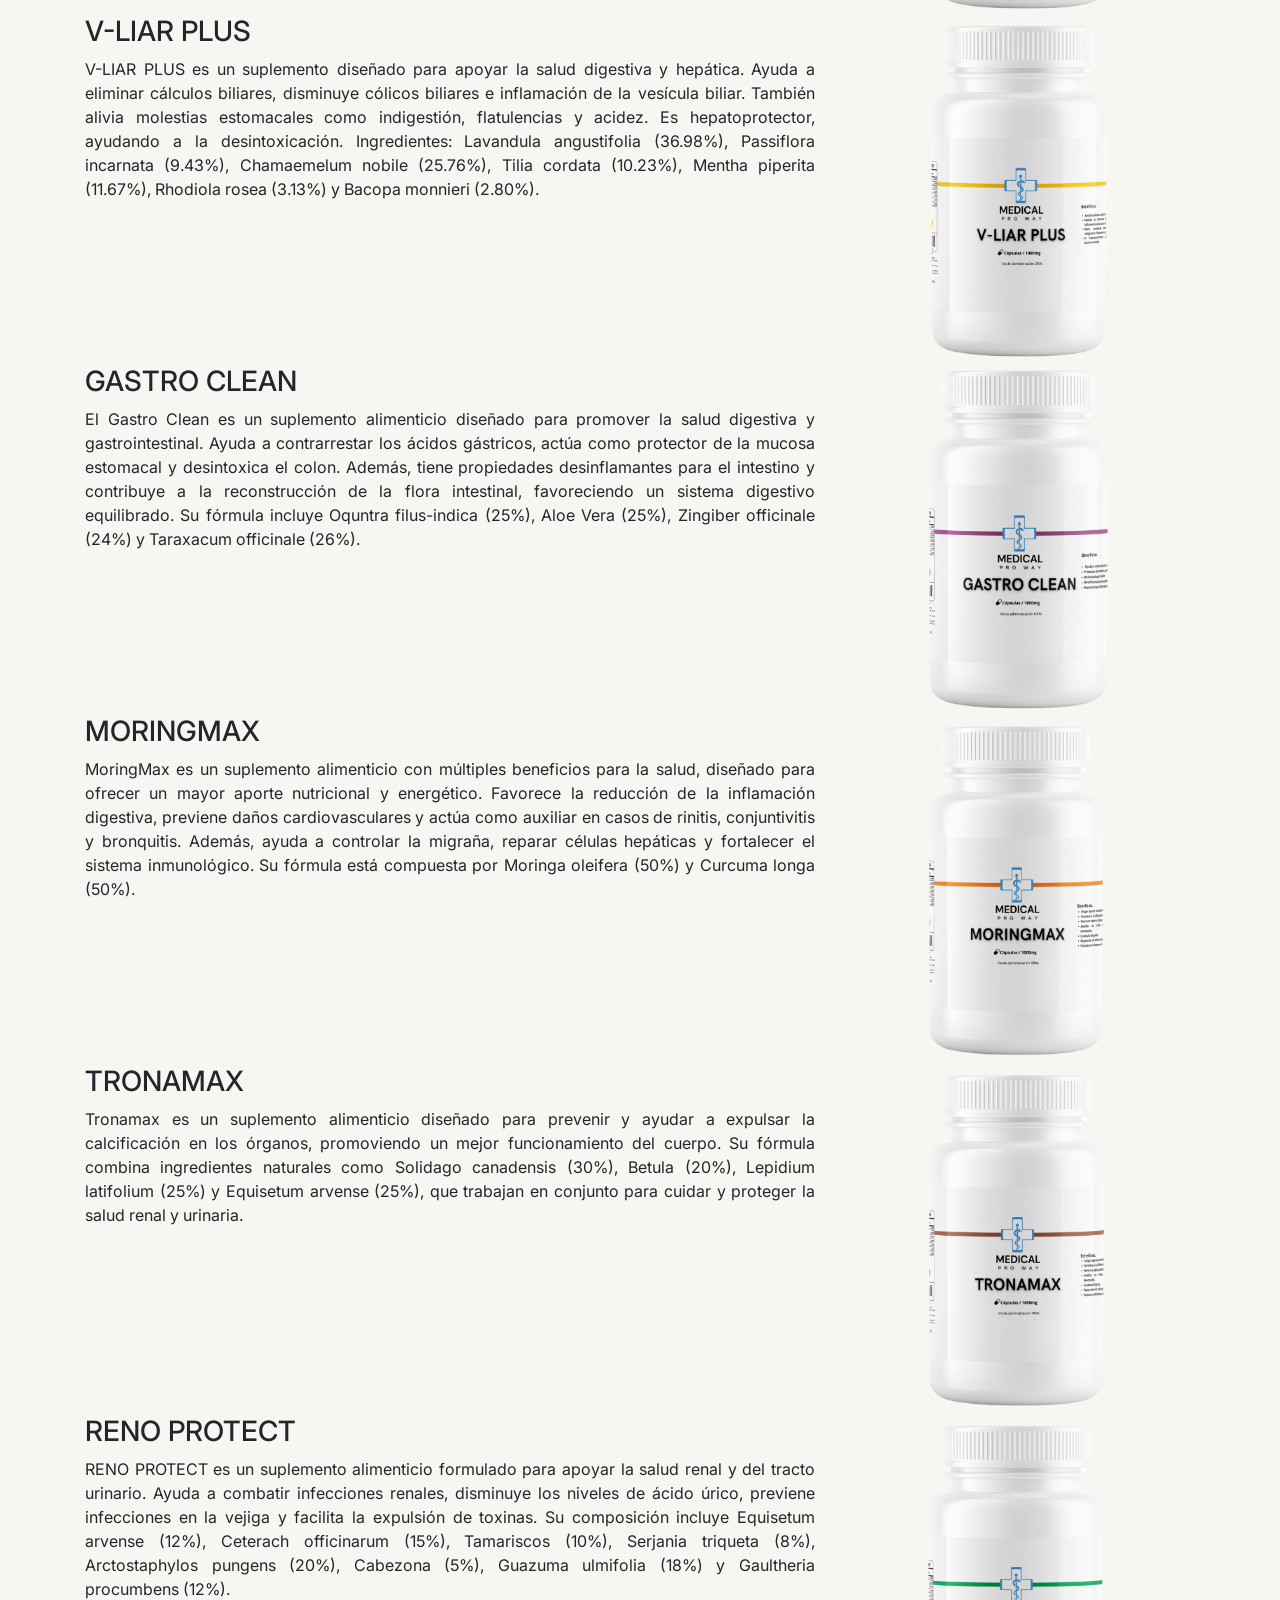
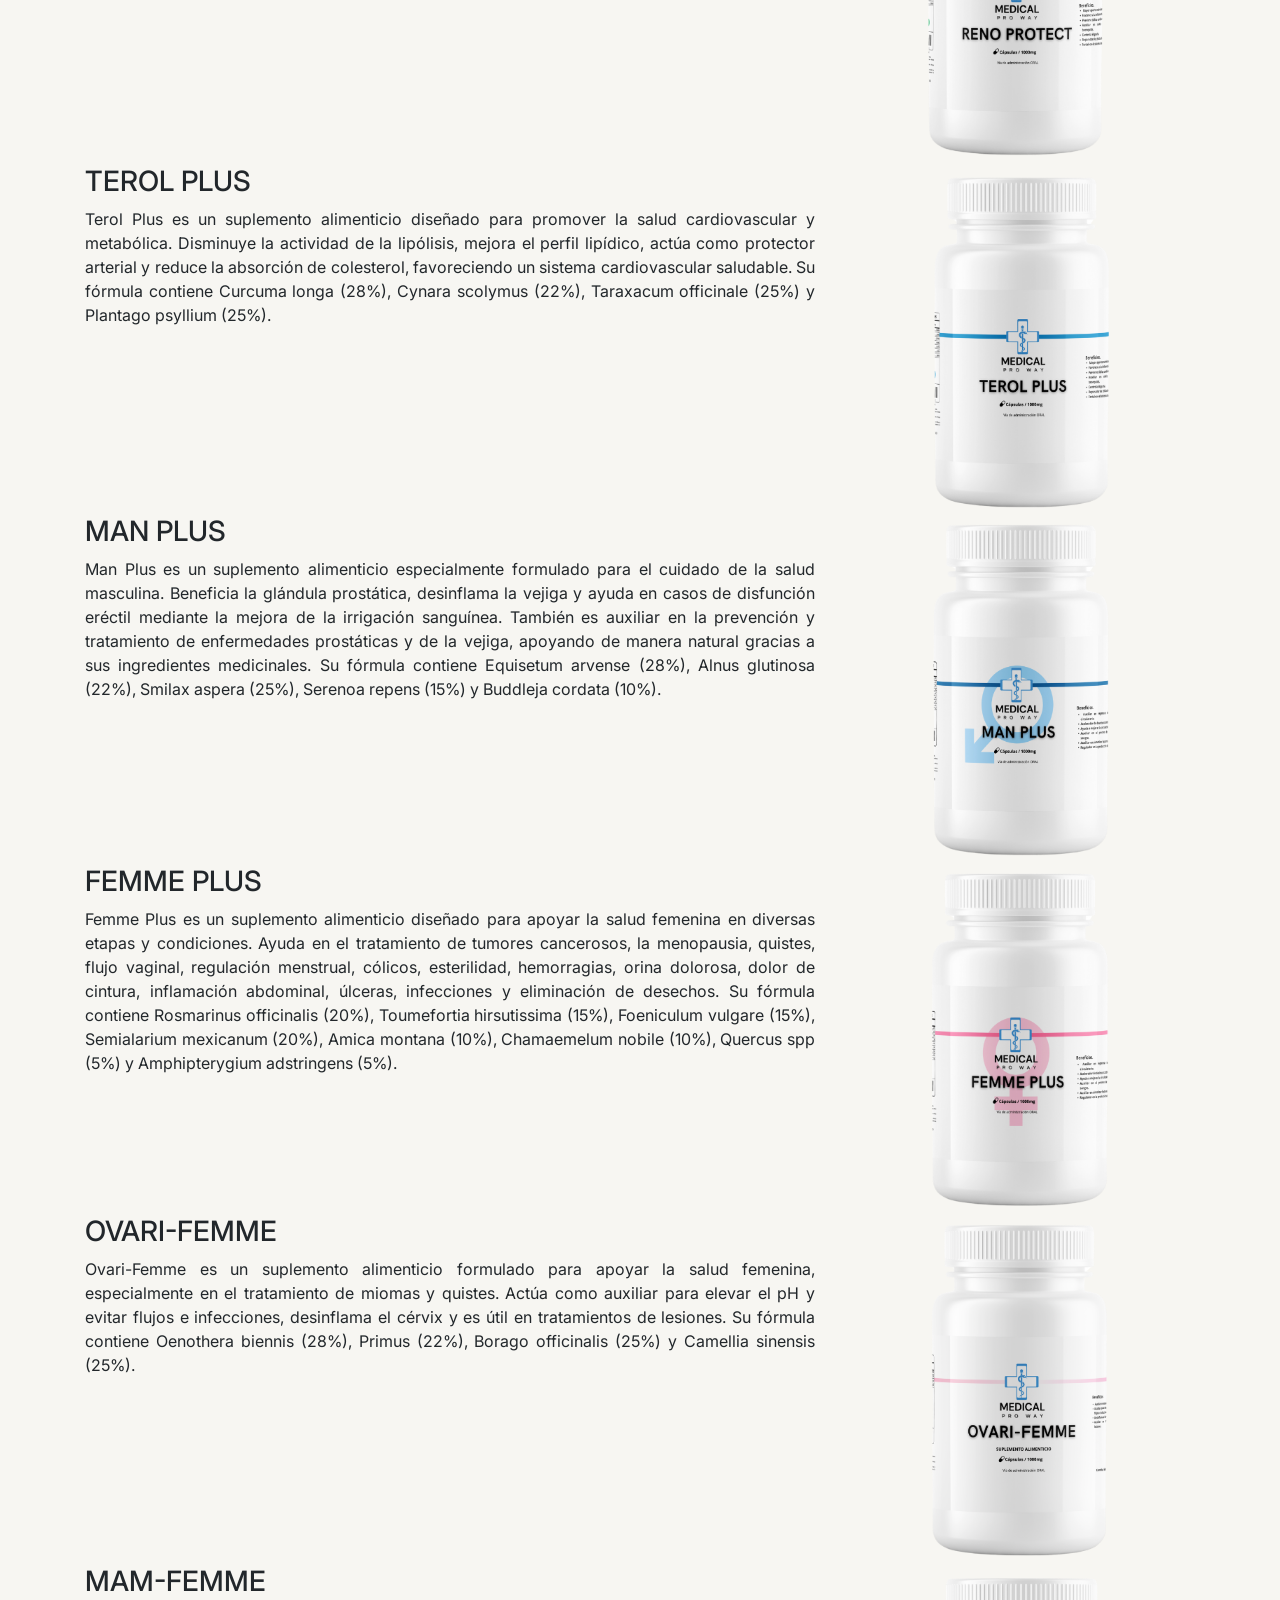
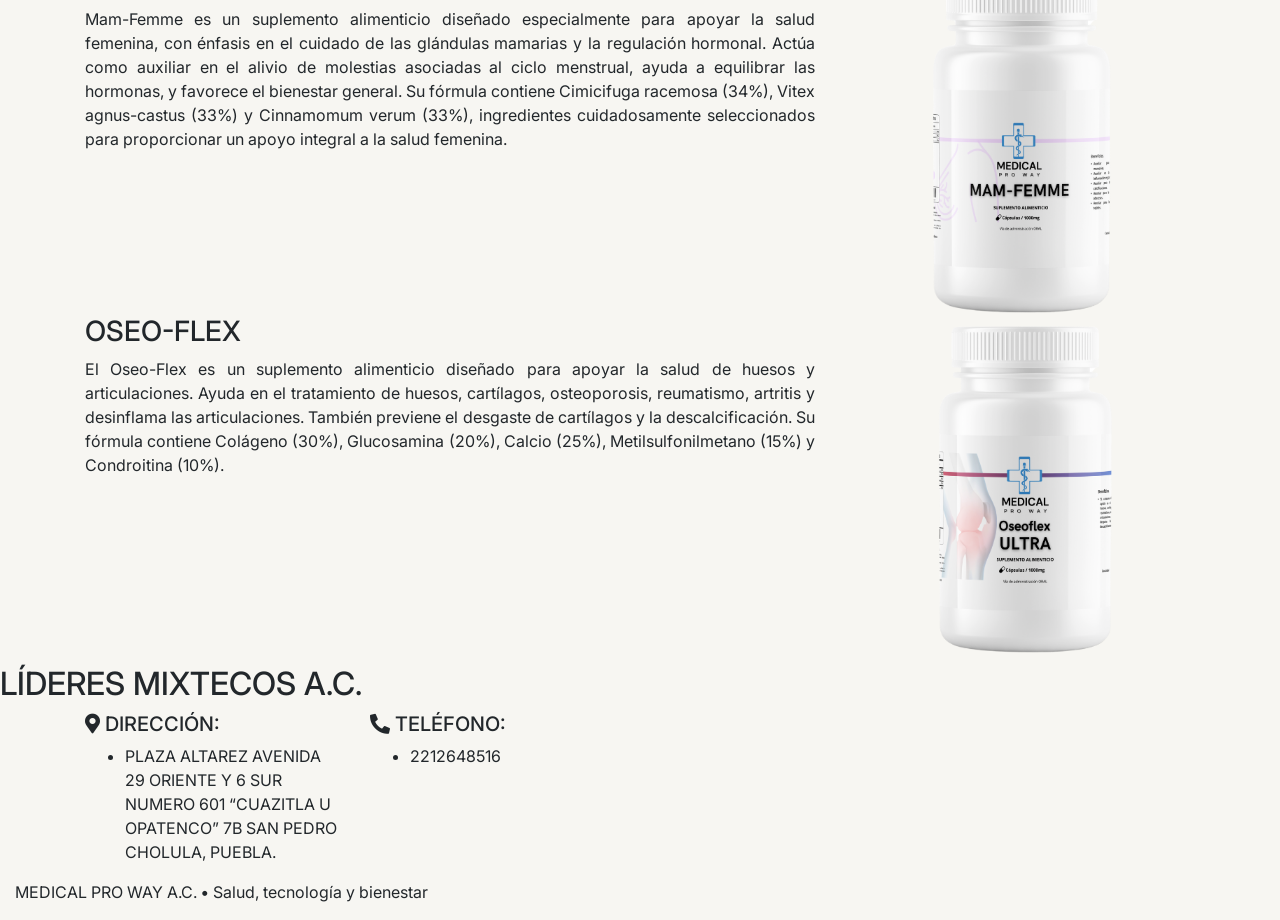
<file: index_medical_futurista.html>
<!DOCTYPE html>
<html>

<head>
  <!-- Basic -->
  <meta charset="utf-8" />
  <meta http-equiv="X-UA-Compatible" content="IE=edge" />
  <!-- Mobile Metas -->
  <meta name="viewport" content="width=device-width, initial-scale=1, shrink-to-fit=no" />
  <!-- Site Metas -->
  <meta name="keywords" content="salud, estudios médicos, suplementos, Medical Pro Way, bienestar" />
  <meta name="description" content="Medical Pro Way A.C. — información sobre estudios médicos, servicios de salud y suplementos alimenticios." />
  <meta name="author" content="" />
  <link href="https://cdnjs.cloudflare.com/ajax/libs/font-awesome/5.15.4/css/all.min.css" rel="stylesheet">
  <link href="images/logo.png" rel="icon">

  <title>MEDICAL PRO WAY</title>

  <!-- slider stylesheet -->
  <link rel="stylesheet" type="text/css"
    href="https://cdnjs.cloudflare.com/ajax/libs/OwlCarousel2/2.1.3/assets/owl.carousel.min.css" />

  <!-- bootstrap core css -->
  <link rel="stylesheet" type="text/css" href="bootstrap(1).css" />

  <!-- fonts style -->
  <link href="https://fonts.googleapis.com/css2?family=Inter:wght@400;500;600;700;800&family=Space+Grotesk:wght@500;600;700&display=swap" rel="stylesheet" />
  <!-- Custom styles for this template -->
  <link href="style_medical_futurista.css" rel="stylesheet" />
  <!-- responsive style -->
  <link href="responsive_medical_futurista.css" rel="stylesheet" />
</head>

<body>
  <div class="hero_area">
    <!-- header section strats -->
    <header class="header_section">
      <div class="container">
        <nav class="navbar navbar-expand-lg custom_nav-container pt-3">
          <a class="navbar-brand navbar navbar-expand-lg custom_nav-container pt-3" href="">
            <img src="images/logo.png" alt="" class="img-fluid" />
          </a>
          <button class="navbar-toggler" type="button" data-toggle="collapse" data-target="#navbarSupportedContent"
            aria-controls="navbarSupportedContent" aria-expanded="false" aria-label="Toggle navigation">
            <span class="navbar-toggler-icon"></span>
          </button>

          <div class="collapse navbar-collapse" id="navbarSupportedContent">
            <div class="d-flex ml-auto flex-column flex-lg-row align-items-lg-center">
              <ul class="navbar-nav">
                <li class="nav-item active">
                  <a class="nav-link" href="#inicio">INICIO</a>
                </li>
                <li class="nav-item">
                  <a class="nav-link" href="#servicios">ESTUDIOS</a>
                </li>
                <li class="nav-item">
                  <a class="nav-link" href="#productos">SUPLEMENTOS</a>
                </li>
                <li class="nav-item">
                  <a class="nav-link" href="#contacto">CONTACTO</a>
                </li>
              </ul>
              <a class="nav-cta" href="http://wa.link/dk0aqt" target="_blank" rel="noopener">
                <i class="fab fa-whatsapp"></i> ¡CONTÁCTANOS!
              </a>
            </div>
          </div>
        </nav>
      </div>
    </header>
    <!-- end header section -->
    <!-- slider section -->
    <section class="health-tech-strip">
      <div class="health-tech-item"><span class="pulse-dot"></span> ATENCIÓN MÉDICA</div>
      <div class="health-tech-item"><i class="fas fa-microscope"></i> TECNOLOGÍA &amp; DIAGNÓSTICO</div>
      <div class="health-tech-item"><i class="fas fa-shield-alt"></i> ENFOQUE EN PREVENCIÓN</div>
    </section>
    <section id="inicio" class="slider_section position-relative">
      <div id="carouselExampleControls" class="carousel slide" data-ride="carousel">
        <div class="carousel-inner">
          <div class="carousel-item active">
            <div class="slider_item-box">
              <div class="slider_item-container">
                <div class="container">
                  <div class="row">
                    <div class="col-md-6">
                      <div class="slider_item-detail">
                        <div>
                          <h1>
                            Colposcopia
                          </h1>
                          <p class="text-justify">
                            La colposcopia es un procedimiento médico ginecológico que permite examinar de manera detallada el cuello uterino, la vagina y la vulva utilizando un instrumento llamado colposcopio, el cual proporciona una visión ampliada y luminosa de estas áreas. 
                           Durante el procedimiento, el médico puede aplicar una solución especial en el área para resaltar posibles zonas anormales y, si es necesario, tomar una biopsia (muestra de tejido) para un análisis más profundo. La colposcopia es un procedimiento rápido, poco invasivo y fundamental para la detección temprana de enfermedades ginecológicas.
                          </p>
                        </div>
                      </div>
                    </div>
                    <div class="col-md-6">
                      <div class="slider_img-box">
                        <div>
                          <img src="images/ColpoInic.png" alt="" class="" />
                        </div>
                      </div>
                    </div>
                  </div>
                </div>
              </div>
            </div>
          </div>
          <div class="carousel-item">
            <div class="slider_item-box">
              <div class="slider_item-container">
                <div class="container">
                  <div class="row">
                    <div class="col-md-6">
                      <div class="slider_item-detail">
                        <div>
                          <h1>
                            Electrocardiograma
                          </h1>
                          <p class="text-justify">
                            Un electrocardiograma (ECG) es un examen médico que registra la actividad eléctrica del corazón a lo largo del tiempo. Se realiza mediante electrodos colocados sobre la piel del pecho, brazos y piernas, los cuales captan las señales eléctricas que el corazón genera durante cada latido. Esta información se representa en una gráfica que muestra el ritmo y la frecuencia cardíaca, así como la forma en que las señales se propagan por las distintas partes del corazón. 
              El electrocardiograma es una herramienta fundamental para diagnosticar problemas como arritmias, alteraciones en la conducción eléctrica, cardiopatías, infartos o isquemias. Es un procedimiento rápido, indoloro y no invasivo, ampliamente utilizado en la evaluación de la salud cardiovascular.
                          </p>
                        </div>
                      </div>
                    </div>
                    <div class="col-md-6">
                      <div class="slider_img-box">
                        <div>
                          <img src="images/electrog.gif" alt="" class="" />
                        </div>
                      </div>
                    </div>
                  </div>
                </div>
              </div>
            </div>
          </div>
          <div class="carousel-item">
            <div class="slider_item-box">
              <div class="slider_item-container">
                <div class="container">
                  <div class="row">
                    <div class="col-md-6">
                      <div class="slider_item-detail">
                        <div>
                          <h1>
                            PROCESO DE ESTUDIOS:
                          </h1>
                          <p class="text-justify">
                            •La atención medica es de un horario de 09:00am a 4:00pm (Con posibilidad a cambio dependiendo sus horas laborales). 
              •Todos pueden pasar considerando que la  atención máxima por día es de 50 pacientes de  ULTRASONIDO y 25 de colposcopias, los pacientes pueden pasar a ambos estudios. 
              •La toma de estudios dura al rededor de 15 a  20 minutos por paciente, posterior se le asignara una consulta totalmente gratis y si en su diagnostico se encuentra alguna enfermedad por medio de la jornadas  se le proporciona tratamiento con descuento. 
              •Las imágenes de estudios por medio de la campaña no es posible su impresión, se entregara su diagnostico únicamente.
                          </p>
                        </div>
                      </div>
                    </div>
                    <div class="col-md-6">
                      <div class="slider_img-box">
                        <div>
                          <img src="images/procsIn.gif" alt="" class="" />
                        </div>
                      </div>
                    </div>
                  </div>
                </div>
              </div>
            </div>
          </div>
        </div>
        <div class="custom_carousel-control">
          <a class="carousel-control-prev" href="#carouselExampleControls" role="button" data-slide="prev">
            <span class="sr-only">Previous</span>
          </a>
          <a class="carousel-control-next" href="#carouselExampleControls" role="button" data-slide="next">
            <span class="sr-only">Next</span>
          </a>
        </div>
      </div>
      
    </section>

    <!-- end slider section -->
  </div>

  <!-- service section -->
   

  <section id="servicios" class="service_section layout_padding ">
    <div class="container">
      <h2 class="custom_heading">LÍDERES MIXTECOS</h2>
      <p class="custom_heading-text">
  
        
      </p>
      <div class="social_container" style="margin-bottom: 40px;">
        <h5>
          ¡CONTÁCTANOS EN CUALQUIERA DE NUESTRAS REDES!
        </h5>
        <div class="social-box" style="display: flex; align-items: center;">
          <a href="https://www.facebook.com/profile.php?id=61569856618521">
            <img src="images/fb.png" alt="">
          </a>
          <a href="https://www.instagram.com/medical_proway1/">
            <img src="images/instagram.png" alt="">
          </a>
          <a href="http://wa.link/dk0aqt">
            <img src="images/Whatss.png" alt="">
          </a>
          <div class="arrow-container" style="display: flex; align-items: center; gap: 5px; margin-left: 10px;">
            <img class="arrow" src="images/flechagif.gif" alt="Flecha animada" style="width: 70px; height: auto;">
            <span>¡Haz click!</span>
          </div>
        </div>
      </div>
      
      <div class=" layout_padding2">
        <div class="card-deck">
          <div class="card">
            <img class="card-img-top" src="images/LOGOPI.png" alt="Card image cap" />
            <div class="card-body">
              <h5 class="card-title">¿QUIENES SOMOS?</h5>
              <p class="text-justify">
                Somos una Asociación Civil comprometida con el bienestar de nuestra comunidad. 
                Nuestro principal objetivo es acercar servicios esenciales que impacten positivamente en la calidad de vida de las personas, especialmente aquellas en situación de vulnerabilidad.
              </p>
            </div>
          </div>
          <div class="card">
            <img class="card-img-top" src="images/3.png" alt="Card image cap" />
            <div class="card-body">
              <h5 class="card-title">MISIÓN</h5>
              <p class="card-text">
                Nuestra misión es proporcionar servicios de salud integrales, personalizados y de alta calidad, mediante un equipo de profesionales comprometidos con la excelencia y la atención al paciente. 
                            Nos esforzamos por ser un referente en la salud, mediante la innovación, la investigación y la educación, para mejorar la salud y el bienestar de nuestra comunidad.
              </p>
            </div>
          </div>
          <div class="card">
            <img class="card-img-top" src="images/4.png" alt="Card image cap" />
            <div class="card-body">
              <h5 class="card-title">VISIÓN</h5>
              <p class="card-text">
                Ser líderes en la prestación de servicios de salud de alta calidad, innovadores y accesibles, mejorando la calidad de vida de nuestros pacientes y contribuyendo al bienestar.
              </p>
            </div>
          </div>
        </div>
      </div>
      <div class="d-flex justify-content-center">
      </div>
    </div>
  </section>

  <!-- end service section -->

  <!-- fruits section -->

  <section id="productos" class="fruit_section">
    <div class="container">
      <div class="section-kicker">CATÁLOGO DE BIENESTAR</div>
      <h2 class="custom_heading">SUPLEMENTOS ALIMENTICIOS</h2>
      <p class="custom_heading-text">
      </p>
      <div class="row layout_padding2">
        <div class="col-md-8">
          <div class="fruit_detail-box">
            <h3>
              Cardiotacina
            </h3>
            <p class="text-justify ">
              Cardiotacina es un suplemento herbal formulado para apoyar la salud cardiovascular, mejorar la circulación sanguínea y reducir los factores de riesgo asociados a enfermedades del corazón, como la hipertensión y el colesterol alto. Esta fórmula única combina extractos de plantas conocidas por sus propiedades, para optimizar la función celular. Ayuda a fortalecer el músculo cardiaco, incrementa el bombeo en el flujo sanguíneo, estimula la circulación y previene arritmias y regula la presión arterial.
              Ingredientes: Crataegus oxyacantha (15%), Allium sativum (10%), Olea europaea (12%), Arctium lappa (8%), Panax ginseng (11%), Withania somnifera (14%), Valeriana officinalis (9%), Capsicum annuum (13%) y Coenzima Q10 (8%).
            </p>
          </div>
        </div>
        <div class="col-md-4 d-flex justify-content-center align-items-center">
          <div class="fruit_img-box d-flex justify-content-center align-items-center">
            <img src="images/Frasco1.22.png" alt="" class="" width="370px" />
          </div>
        </div>
      </div>
      <div class="row layout_padding2">
        <div class="col-md-8">
          <div class="fruit_detail-box">
            <h3>
              Narodrina
            </h3>
            <p class="text-justify">
              La Narodrina es un suplemento alimenticio diseñado para ayudar a reducir la presión arterial causada por el estrés y mejorar la salud de los vasos sanguíneos. Además, reduce la inflamación y promueve la relajación mental, mejorando el sueño. Actúa como un sedante suave para calmar el sistema nervioso.
              Ingredientes: Lavandula angustifolia (36.98%), Passiflora incarnata (9.43%), Chamaemelum nobile (25.76%), Tilia cordata (10.23%), Mentha piperita (11.67%), Rhodiola rosea (3.13%), Bacopa monnieri (2.80%)
            </p>
          </div>
        </div>
        <div class="col-md-4 d-flex justify-content-center align-items-center">
          <div class="fruit_img-box d-flex justify-content-center ">
            <img src="images/frasco3.1.png" alt="" class="" width="390px" />
          </div>
        </div>
      </div>
      <div class="row layout_padding2-top layout_padding-bottom">
        <div class="col-md-8">
          <div class="fruit_detail-box">
            <h3>
              Histamina
            </h3>
            <p class="mt-4 mb-5">
              La fórmula de Histamina se compone de una combinación cuidadosamente seleccionada de extractos vegetales, diseñada para apoyar la salud cardiovascular. Esta fórmula integral promueve la regeneración del tejido del sistema circulatorio, la desintoxicación y la eliminación de líquidos en exceso, mejorando la circulación sanguínea, el transporte de nutrientes y la coagulación.
              Ingredientes: Schisandra chinensis (8%), Taraxacum officinale (15%), Peumus boldus (16%), Curcuma longa (12%), Cynara scolymus (8%), Glycyrrhiza glabra (11%), Azadirachta indica (9%), Cichorium intybus (13%) y Urtica dioica (8%).
            </p>
          </div>
        </div>
        <div class="col-md-4 d-flex justify-content-center align-items-center">
          <div class="fruit_img-box d-flex justify-content-center align-items-center">
            <img src="images/Frasco2.1.png" alt="" class="" width="390px" />
          </div>
        </div>
      </div>
      <div class="row layout_padding2-top layout_padding-bottom">
        <div class="col-md-8">
          <div class="fruit_detail-box">
            <h3>
              Teristacin
            </h3>
            <p class="mt-4 mb-5">
              Teristacin es un suplemento alimenticio diseñado para mejorar la salud al reducir la inflamación en los vasos sanguíneos, regular los niveles de lípidos y auxiliar en la eliminación de grasas en la sangre, disminuyendo así el riesgo de enfermedades coronarias. 
              Además, estimula la circulación sanguínea y mejora la elasticidad de los vasos, promoviendo un sistema cardiovascular saludable. Contiene ingredientes como Zingiber officinale (2.70%), Silybum marianum (1.89%), Trigonella foenum-graecum (19.28%), Medicago sativa (39.86%) y Phalaris canariensis (36.26%).
            </p>
          </div>
        </div>
        <div class="col-md-4 d-flex justify-content-center align-items-center">
          <div class="fruit_img-box d-flex justify-content-center align-items-center">
            <img src="images/frasco3.png" alt="" class="" width="390px" />
          </div>
        </div>
      </div>
      <div class="row layout_padding2-top layout_padding-bottom">
        <div class="col-md-8">
          <div class="fruit_detail-box">
            <h3>
              OMEGA-3
            </h3>
            <p class="mt-4 mb-5">
              El suplemento OMEGA-3 está diseñado para apoyar la salud cardiovascular y reducir los factores de riesgo asociados a enfermedades del corazón. Ayuda a relajar los vasos sanguíneos, estabiliza los impulsos eléctricos en el corazón y mejora la función endotelial. Inhibe la agregación plaquetaria, reduciendo el riesgo de formación de trombos y previene el endurecimiento arterial.
              Ingredientes: EPA (10%)
              DHA(10%)
              OMEGA (80%)
            </p>
          </div>
        </div>
        <div class="col-md-4 d-flex justify-content-center align-items-center">
          <div class="fruit_img-box d-flex justify-content-center align-items-center">
            <img src="images/Frasco4.png" alt="" class="" width="380px" />
          </div>
        </div>
      </div>
      <div class="row layout_padding2-top layout_padding-bottom">
        <div class="col-md-8">
          <div class="fruit_detail-box">
            <h3>
              OXIGEN-O
            </h3>
            <p class="mt-4 mb-5">
              OXIGEN-O ayuda a regular la hipertensión, reduce la frecuencia de varices y frecuencia cardiaca, mejora la circulación y previene la arterioesclerosis, mareos, dolores de cabeza e insomnio. Además, previene la pesadez en las piernas e hinchazón en las manos.
              Ingredientes: Lavandula angustifolia (36.98%), Passiflora incarnata (9.43%), Chamaemelum nobile (25.76%), Tilia cordata (10.23%), Mentha piperita (11.67%), Rhodiola rosea (3.13%) y Bacopa monnieri (2.80%).
            </p>
          </div>
        </div>
        <div class="col-md-4 d-flex justify-content-center align-items-center">
          <div class="fruit_img-box d-flex justify-content-center align-items-center">
            <img src="images/Frasco5.png" alt="" class="" width="360px" />
          </div>
        </div>
      </div>
      <div class="row layout_padding2">
        <div class="col-md-8">
          <div class="fruit_detail-box">
            <h3>
              ASTHMA-PLUS
            </h3>
            <p class="text-justify">
              ASTHMA-PLUS es un suplemento diseñado para ayudar a aliviar los síntomas respiratorios. Auxilia en la congestión e irritación nasal, alivia la tos y previene los resfriados. También libera las vías respiratorias, ayuda a respirar sin dificultad y facilita la expulsión de toxinas. Además, limpia y fortalece los pulmones.
              Ingredientes: Lavandula angustifolia (36.98%), Passiflora incarnata (9.43%), Chamaemelum nobile (25.76%), Tilia cordata (10.23%), Mentha piperita (11.67%), Rhodiola rosea (3.13%) y Bacopa monnieri (2.80%).
            </p>
          </div>
        </div>
        <div class="col-md-4 d-flex justify-content-center align-items-center">
          <div class="fruit_img-box d-flex justify-content-center ">
            <img src="images/Frasco6.png" alt="" class="" width="370px" />
          </div>
        </div>
      </div>
      <div class="row layout_padding2">
        <div class="col-md-8">
          <div class="fruit_detail-box">
            <h3>
              HEPATIC MAX 
            </h3>
            <p class="text-justify">
              HEPATIC MAX es un suplemento diseñado para apoyar la salud cardiovascular. Ayuda a fortalecer el músculo cardiaco, incrementa el bombeo en el flujo sanguíneo y estimula la circulación. También contiene propiedades antioxidantes y antiinflamatorias, y ayuda a desintegrar coágulos sanguíneos. Además, previene arritmias y regula la presión arterial.
              Ingredientes: Curcuma longa (35%), Pumus boldus (15%), Cynara cardunculus (30%) y Juniperua communis (20%).
            </p>
          </div>
        </div>
        <div class="col-md-4 d-flex justify-content-center align-items-center">
          <div class="fruit_img-box d-flex justify-content-center ">
            <img src="images/Frasco7.png" alt="" class="" width="370px" />
          </div>
        </div>
      </div>
      <div class="row layout_padding2">
        <div class="col-md-8">
          <div class="fruit_detail-box">
            <h3>
              V-LIAR PLUS 
            </h3>
            <p class="text-justify">
              V-LIAR PLUS es un suplemento diseñado para apoyar la salud digestiva y hepática. Ayuda a eliminar cálculos biliares, disminuye cólicos biliares e inflamación de la vesícula biliar. También alivia molestias estomacales como indigestión, flatulencias y acidez. Es hepatoprotector, ayudando a la desintoxicación.
              Ingredientes: Lavandula angustifolia (36.98%), Passiflora incarnata (9.43%), Chamaemelum nobile (25.76%), Tilia cordata (10.23%), Mentha piperita (11.67%), Rhodiola rosea (3.13%) y Bacopa monnieri (2.80%).
            </p>
          </div>
        </div>
        <div class="col-md-4 d-flex justify-content-center align-items-center">
          <div class="fruit_img-box d-flex justify-content-center ">
            <img src="images/Frasco8.png" alt="" class="" width="380px" />
          </div>
        </div>
      </div>
      <div class="row layout_padding2">
        <div class="col-md-8">
          <div class="fruit_detail-box">
            <h3>
              GASTRO CLEAN
            </h3>
            <p class="text-justify">
              El Gastro Clean es un suplemento alimenticio diseñado para promover la salud digestiva y gastrointestinal. Ayuda a contrarrestar los ácidos gástricos, actúa como protector de la mucosa estomacal y desintoxica el colon. Además, tiene propiedades desinflamantes para el intestino y contribuye a la reconstrucción de la flora intestinal, favoreciendo un sistema digestivo equilibrado. 
              Su fórmula incluye Oquntra filus-indica (25%), Aloe Vera (25%), Zingiber officinale (24%) y Taraxacum officinale (26%).
            </p>
          </div>
        </div>
        <div class="col-md-4 d-flex justify-content-center align-items-center">
          <div class="fruit_img-box d-flex justify-content-center ">
            <img src="images/Frasco9.png" alt="" class="" width="370px" />
          </div>
        </div>
      </div>
      <div class="row layout_padding2">
        <div class="col-md-8">
          <div class="fruit_detail-box">
            <h3>
              MORINGMAX
            </h3>
            <p class="text-justify">
              MoringMax es un suplemento alimenticio con múltiples beneficios para la salud, diseñado para ofrecer un mayor aporte nutricional y energético. Favorece la reducción de la inflamación digestiva, previene daños cardiovasculares y actúa como auxiliar en casos de rinitis, conjuntivitis y bronquitis. Además, ayuda a controlar la migraña, reparar células hepáticas y fortalecer el sistema inmunológico. 
              Su fórmula está compuesta por Moringa oleifera (50%) y Curcuma longa (50%).
            </p>
          </div>
        </div>
        <div class="col-md-4 d-flex justify-content-center align-items-center">
          <div class="fruit_img-box d-flex justify-content-center ">
            <img src="images/Frasco10.png" alt="" class="" width="380px" />
          </div>
        </div>
      </div>
      <div class="row layout_padding2">
        <div class="col-md-8">
          <div class="fruit_detail-box">
            <h3>
              TRONAMAX
            </h3>
            <p class="text-justify">
              Tronamax es un suplemento alimenticio diseñado para prevenir y ayudar a expulsar la calcificación en los órganos, promoviendo un mejor funcionamiento del cuerpo. 
              Su fórmula combina ingredientes naturales como Solidago canadensis (30%), Betula (20%), Lepidium latifolium (25%) y Equisetum arvense (25%), que trabajan en conjunto para cuidar y proteger la salud renal y urinaria.
            </p>
          </div>
        </div>
        <div class="col-md-4 d-flex justify-content-center align-items-center">
          <div class="fruit_img-box d-flex justify-content-center ">
            <img src="images/Frasco11.png" alt="" class="" width="380px" />
          </div>
        </div>
      </div>
      <div class="row layout_padding2">
        <div class="col-md-8">
          <div class="fruit_detail-box">
            <h3>
              RENO PROTECT 
            </h3>
            <p class="text-justify">
              RENO PROTECT es un suplemento alimenticio formulado para apoyar la salud renal y del tracto urinario. Ayuda a combatir infecciones renales, disminuye los niveles de ácido úrico, previene infecciones en la vejiga y facilita la expulsión de toxinas. 
              Su composición incluye Equisetum arvense (12%), Ceterach officinarum (15%), Tamariscos (10%), Serjania triqueta (8%), Arctostaphylos pungens (20%), Cabezona (5%), Guazuma ulmifolia (18%) y Gaultheria procumbens (12%).
            </p>
          </div>
        </div>
        <div class="col-md-4 d-flex justify-content-center align-items-center">
          <div class="fruit_img-box d-flex justify-content-center ">
            <img src="images/Frasco12.png" alt="" class="" width="380px" />
          </div>
        </div>
      </div>
      <div class="row layout_padding2">
        <div class="col-md-8">
          <div class="fruit_detail-box">
            <h3>
              TEROL PLUS
            </h3>
            <p class="text-justify">
              Terol Plus es un suplemento alimenticio diseñado para promover la salud cardiovascular y metabólica. Disminuye la actividad de la lipólisis, mejora el perfil lipídico, actúa como protector arterial y reduce la absorción de colesterol, favoreciendo un sistema cardiovascular saludable. 
              Su fórmula contiene Curcuma longa (28%), Cynara scolymus (22%), Taraxacum officinale (25%) y Plantago psyllium (25%).
            </p>
          </div>
        </div>
        <div class="col-md-4 d-flex justify-content-center align-items-center">
          <div class="fruit_img-box d-flex justify-content-center ">
            <img src="images/Frasco13.png" alt="" class="" width="380px" />
          </div>
        </div>
      </div>
      <div class="row layout_padding2">
        <div class="col-md-8">
          <div class="fruit_detail-box">
            <h3>
              MAN PLUS
            </h3>
            <p class="text-justify">
              Man Plus es un suplemento alimenticio especialmente formulado para el cuidado de la salud masculina. Beneficia la glándula prostática, desinflama la vejiga y ayuda en casos de disfunción eréctil mediante la mejora de la irrigación sanguínea. También es auxiliar en la prevención y tratamiento de enfermedades prostáticas y de la vejiga, apoyando de manera natural gracias a sus ingredientes medicinales. 
              Su fórmula contiene Equisetum arvense (28%), Alnus glutinosa (22%), Smilax aspera (25%), Serenoa repens (15%) y Buddleja cordata (10%).
            </p>
          </div>
        </div>
        <div class="col-md-4 d-flex justify-content-center align-items-center">
          <div class="fruit_img-box d-flex justify-content-center ">
            <img src="images/Frasco14.png" alt="" class="" width="380px" />
          </div>
        </div>
      </div>
      <div class="row layout_padding2">
        <div class="col-md-8">
          <div class="fruit_detail-box">
            <h3>
              FEMME PLUS
            </h3>
            <p class="text-justify">
              Femme Plus es un suplemento alimenticio diseñado para apoyar la salud femenina en diversas etapas y condiciones. Ayuda en el tratamiento de tumores cancerosos, la menopausia, quistes, flujo vaginal, regulación menstrual, cólicos, esterilidad, hemorragias, orina dolorosa, dolor de cintura, inflamación abdominal, úlceras, infecciones y eliminación de desechos. 
              Su fórmula contiene Rosmarinus officinalis (20%), Toumefortia hirsutissima (15%), Foeniculum vulgare (15%), Semialarium mexicanum (20%), Amica montana (10%), Chamaemelum nobile (10%), Quercus spp (5%) y Amphipterygium adstringens (5%).
            </p>
          </div>
        </div>
        <div class="col-md-4 d-flex justify-content-center align-items-center">
          <div class="fruit_img-box d-flex justify-content-center ">
            <img src="images/Frasco15.png" alt="" class="" width="380px" />
          </div>
        </div>
      </div>
      <div class="row layout_padding2">
        <div class="col-md-8">
          <div class="fruit_detail-box">
            <h3>
              OVARI-FEMME
            </h3>
            <p class="text-justify">
              Ovari-Femme es un suplemento alimenticio formulado para apoyar la salud femenina, especialmente en el tratamiento de miomas y quistes. Actúa como auxiliar para elevar el pH y evitar flujos e infecciones, desinflama el cérvix y es útil en tratamientos de lesiones. 
              Su fórmula contiene Oenothera biennis (28%), Primus (22%), Borago officinalis (25%) y Camellia sinensis (25%).
            </p>
          </div>
        </div>
        <div class="col-md-4 d-flex justify-content-center align-items-center">
          <div class="fruit_img-box d-flex justify-content-center ">
            <img src="images/Frasco16.png" alt="" class="" width="380px" />
          </div>
        </div>
      </div>
      <div class="row layout_padding2">
        <div class="col-md-8">
          <div class="fruit_detail-box">
            <h3>
              MAM-FEMME
            </h3>
            <p class="text-justify">
              Mam-Femme es un suplemento alimenticio diseñado especialmente para apoyar la salud femenina, con énfasis en el cuidado de las glándulas mamarias y la regulación hormonal. Actúa como auxiliar en el alivio de molestias asociadas al ciclo menstrual, ayuda a equilibrar las hormonas, y favorece el bienestar general.
              Su fórmula contiene Cimicifuga racemosa (34%), Vitex agnus-castus (33%) y Cinnamomum verum (33%), ingredientes cuidadosamente seleccionados para proporcionar un apoyo integral a la salud femenina.
            </p>
          </div>
        </div>
        <div class="col-md-4 d-flex justify-content-center align-items-center">
          <div class="fruit_img-box d-flex justify-content-center ">
            <img src="images/Frasco20.png" alt="" class="" width="380px" />
          </div>
        </div>
      </div>
      <div class="row layout_padding2">
        <div class="col-md-8">
          <div class="fruit_detail-box">
            <h3>
              OSEO-FLEX
            </h3>
            <p class="text-justify">
              El Oseo-Flex es un suplemento alimenticio diseñado para apoyar la salud de huesos y articulaciones. Ayuda en el tratamiento de huesos, cartílagos, osteoporosis, reumatismo, artritis y desinflama las articulaciones. También previene el desgaste de cartílagos y la descalcificación. 
              Su fórmula contiene Colágeno (30%), Glucosamina (20%), Calcio (25%), Metilsulfonilmetano (15%) y Condroitina (10%).
            </p>
          </div>
        </div>
        <div class="col-md-4 d-flex justify-content-center align-items-center">
          <div class="fruit_img-box d-flex justify-content-center ">
            <img src="images/Frasco17.png" alt="" class="" width="390px" />
          </div>
        </div>
      </div>
    </div>   
  </section>

  <!-- end fruits section -->

  <!-- tasty section -->
  <section class="tasty_section">
    <div class="container_fluid">
      <h2>
        LÍDERES MIXTECOS A.C.
      </h2>
    </div>
  </section>

  <!-- end tasty section -->

  <!-- client section -->



  <!-- end client section -->
   

  <section id="contacto" class="info_section layout_padding">
    <section class="info_section layout_padding reduce-space3 custom-container">
      <div class="container">
        <div class="row">
          <!-- Dirección -->
          <div class="col-md-3">
            <h5>
              <i class="fas fa-map-marker-alt icon-red"></i> DIRECCIÓN:
            </h5>          
            <ul>
              <li>
                PLAZA ALTAREZ AVENIDA 29 ORIENTE Y 6 SUR NUMERO 601 “CUAZITLA U OPATENCO” 7B SAN PEDRO CHOLULA, PUEBLA.
              </li>
            </ul>
          </div>
    
          <!-- Teléfono -->
          <div class="col-md-3">
            <h5>
              <i class="fas fa-phone-alt"></i> TELÉFONO:
            </h5>
            <ul>
              <li>
                2212648516
              </li>
            </ul>
          </div>
    
          <!-- Espacio para más contenido -->
          
    </section>
    
  </section>


  <script type="text/javascript" src="jquery-3.4.1.min(1).js"></script>
  <script type="text/javascript" src="bootstrap(1).js"></script>

  <section class="container-fluid footer_section">
    <p><span>MEDICAL PRO WAY A.C.</span> <b>•</b> Salud, tecnología y bienestar</p>
  </section>
</body>

</html>
</file>
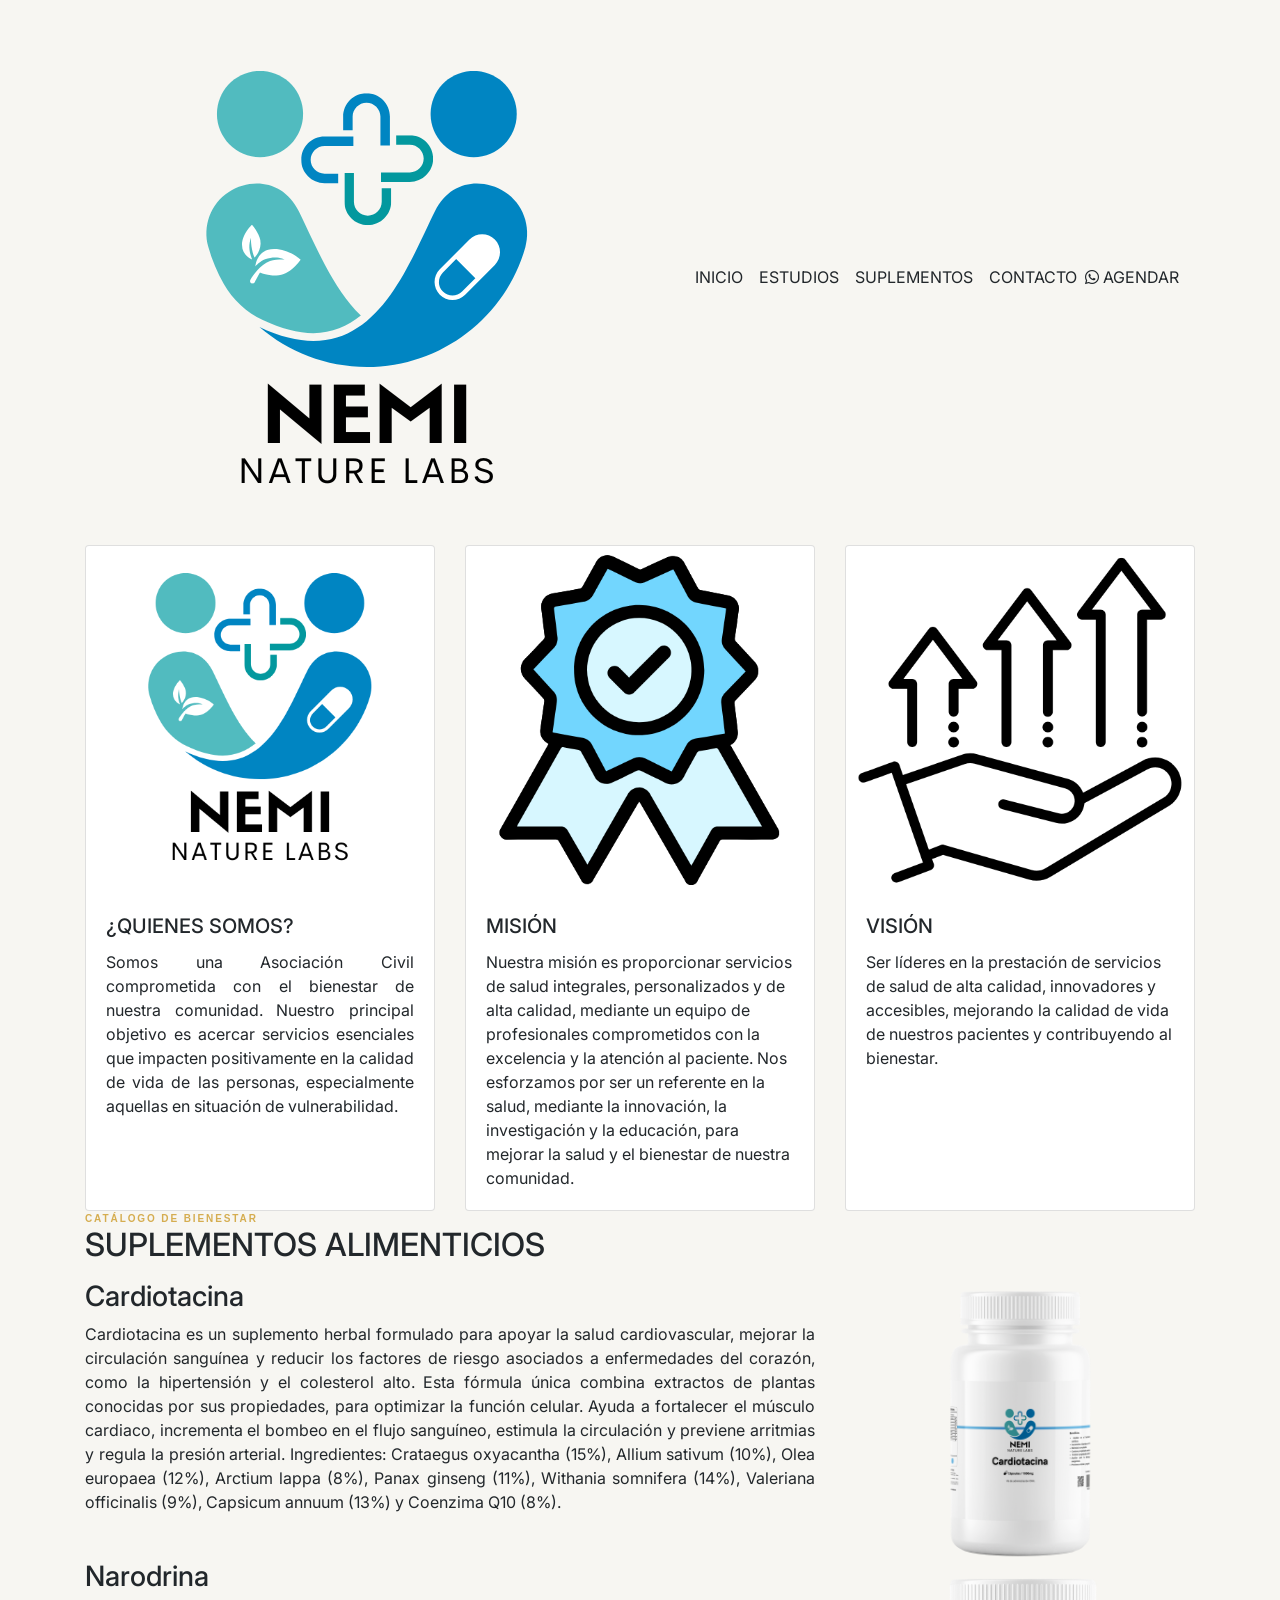
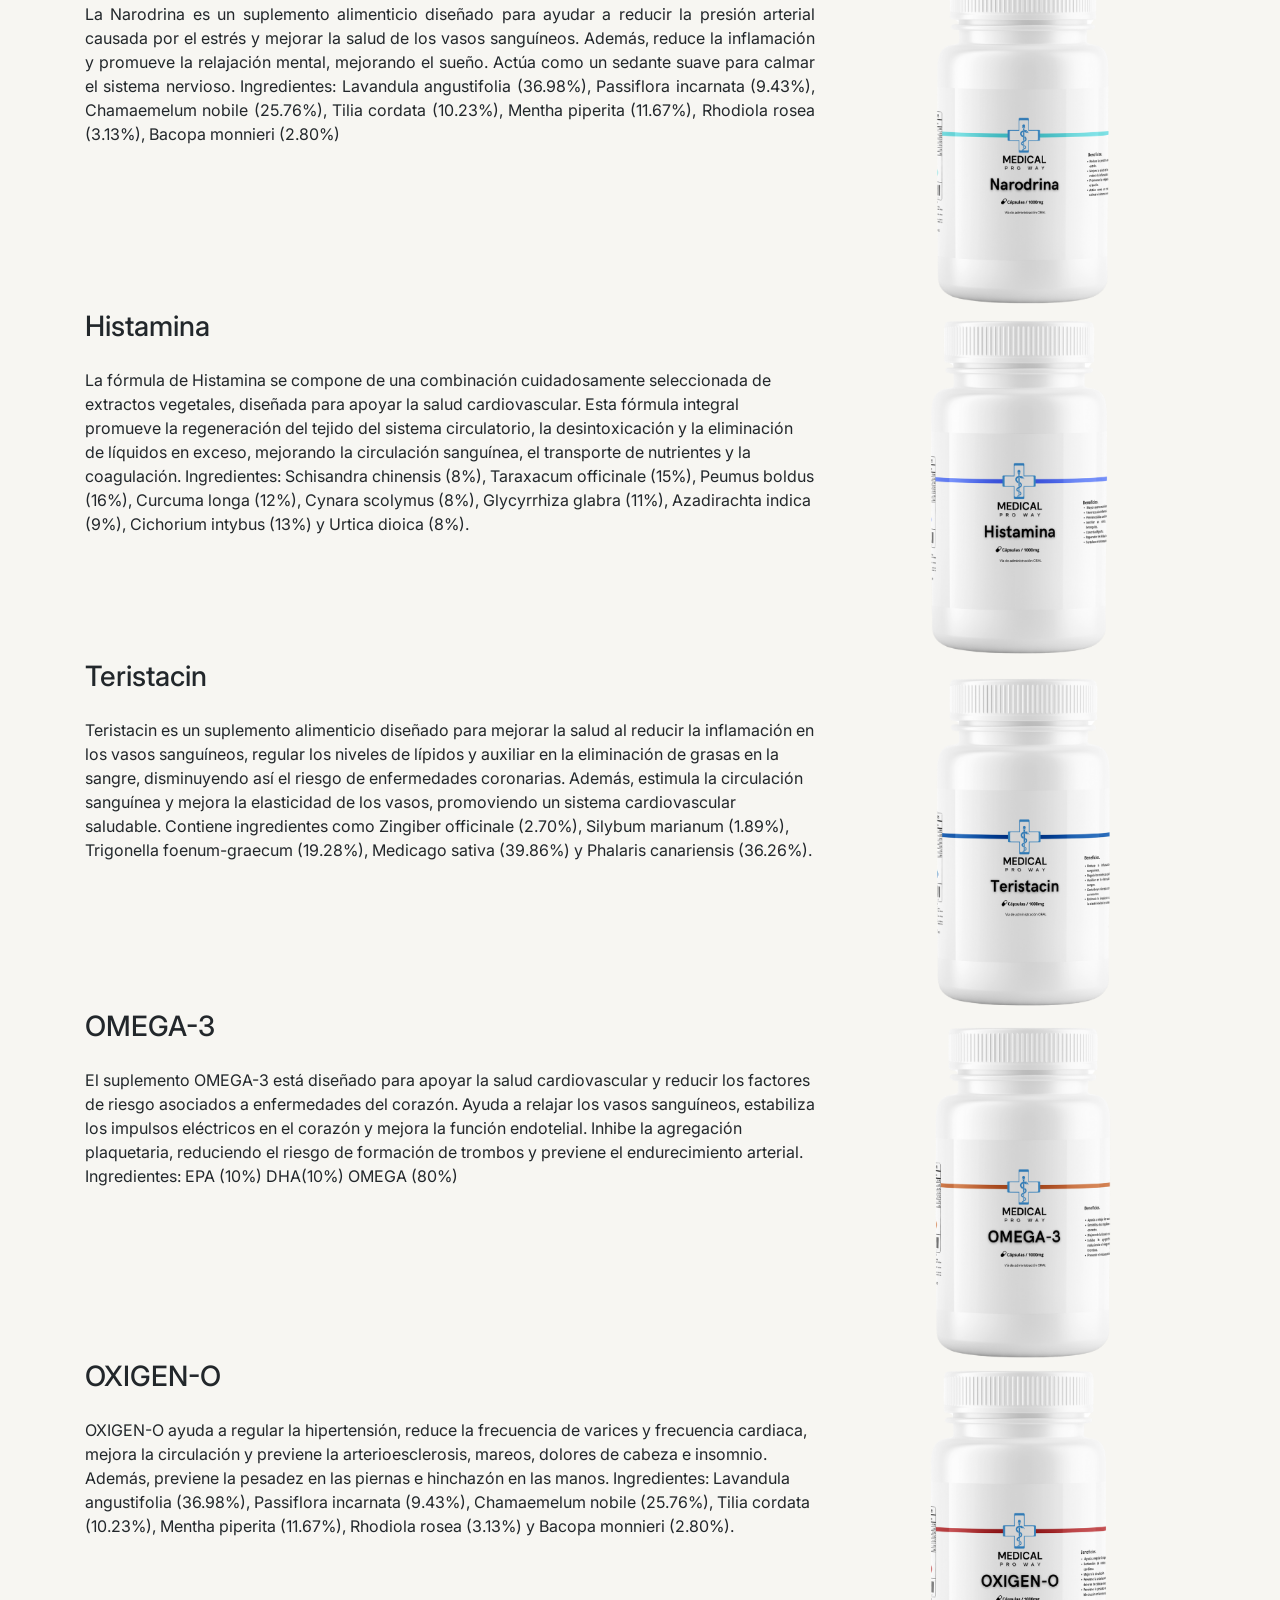
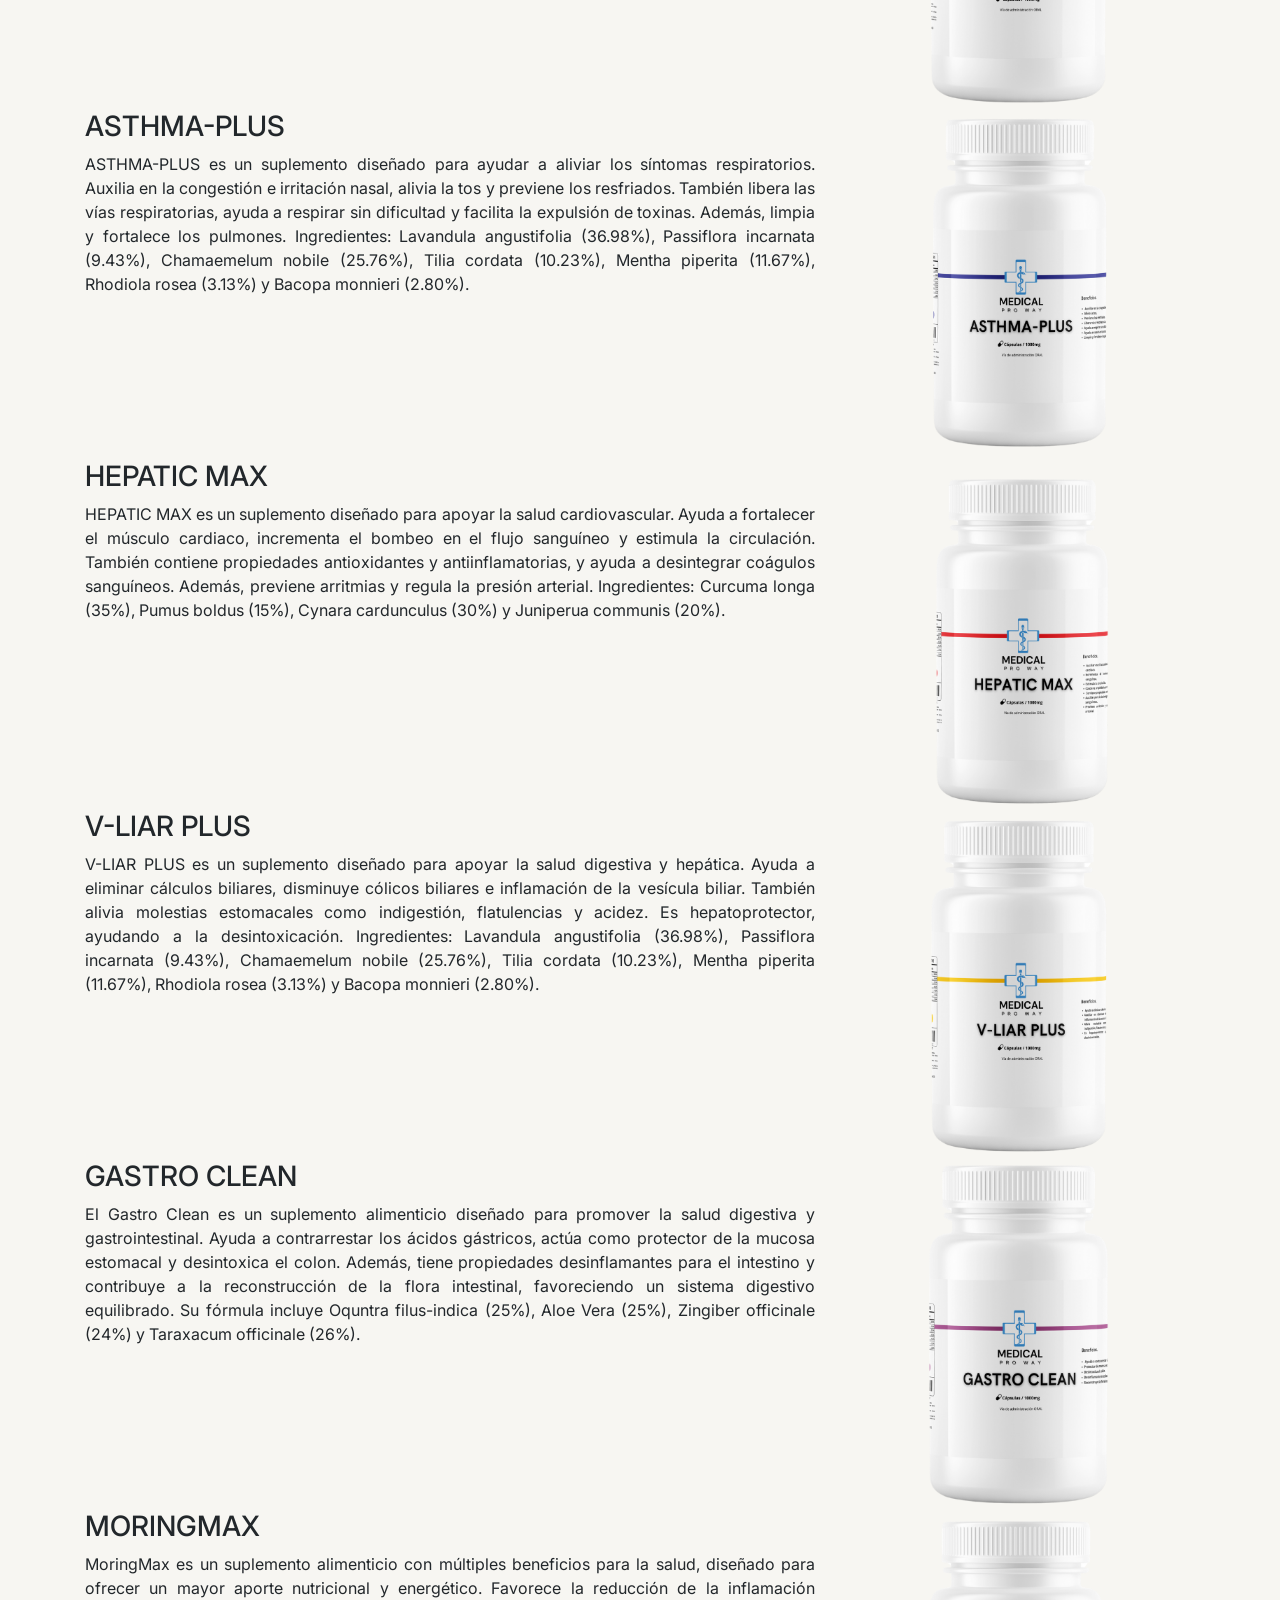
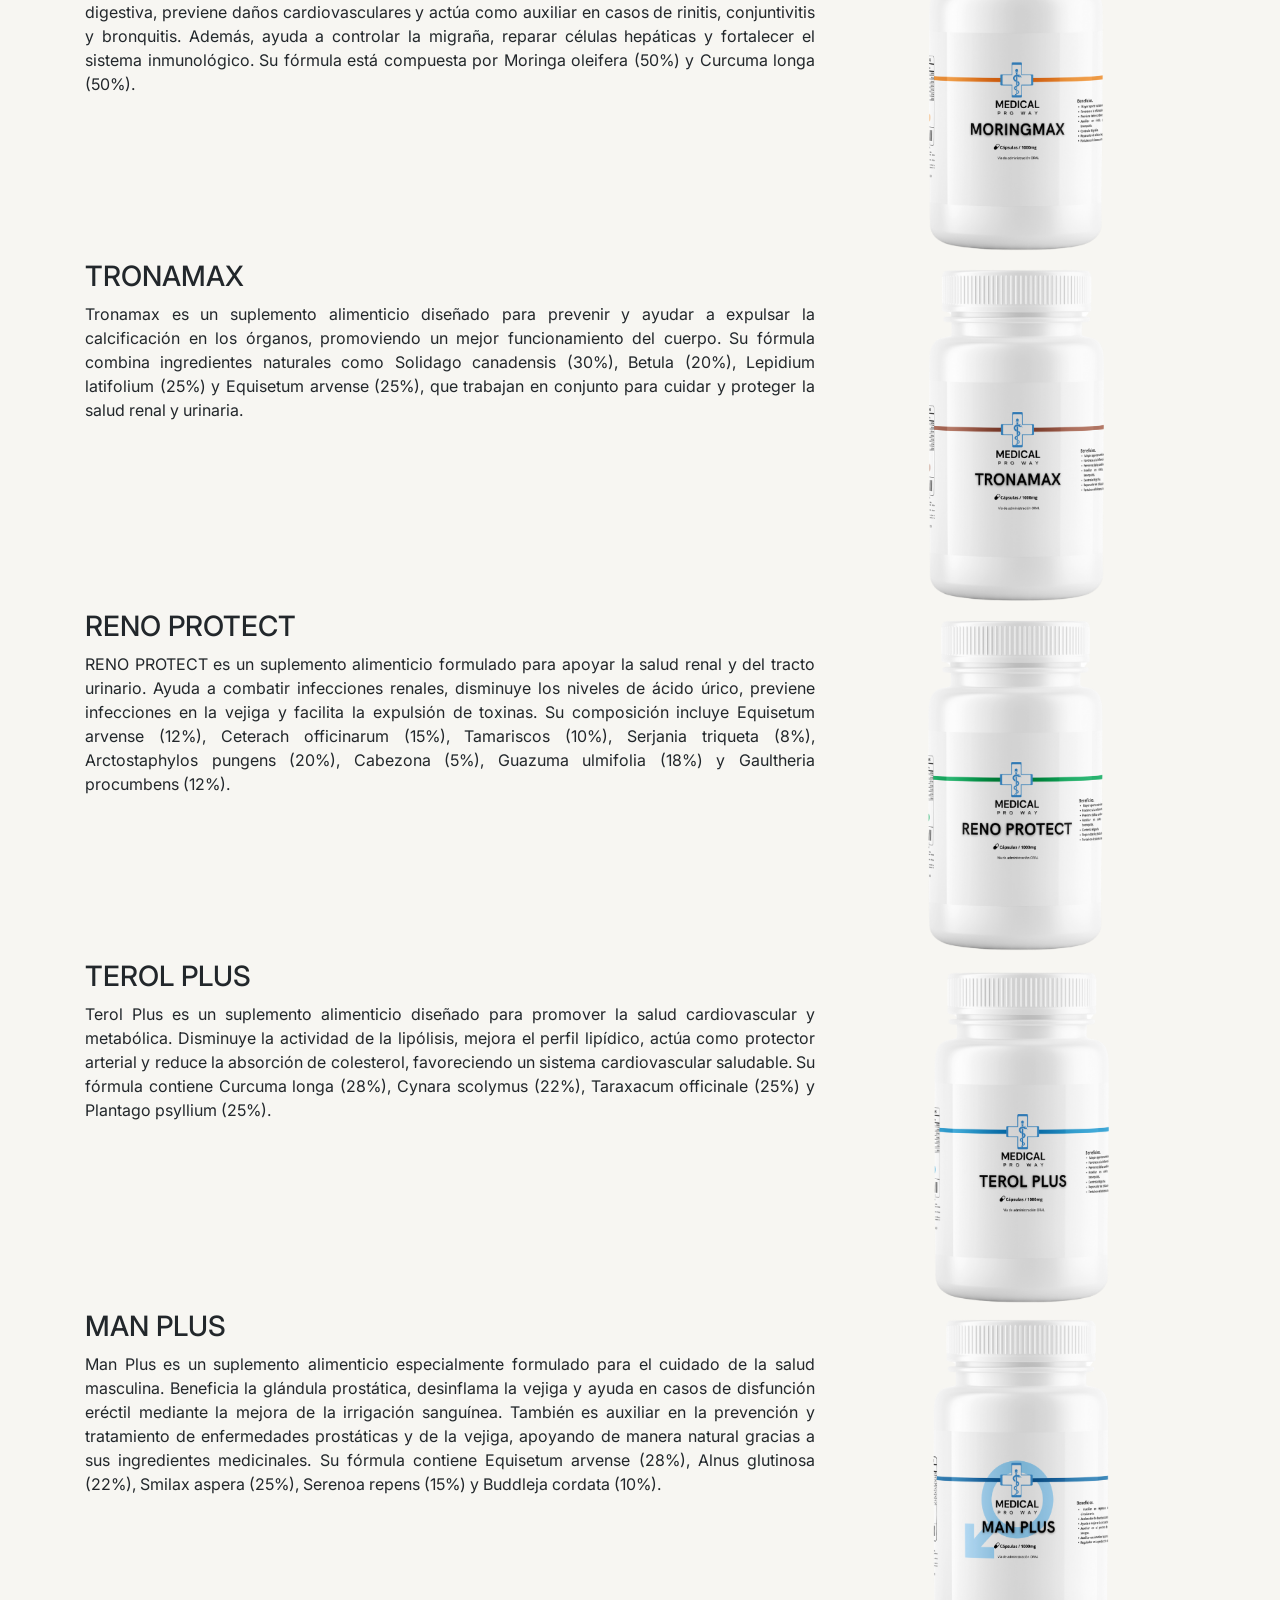
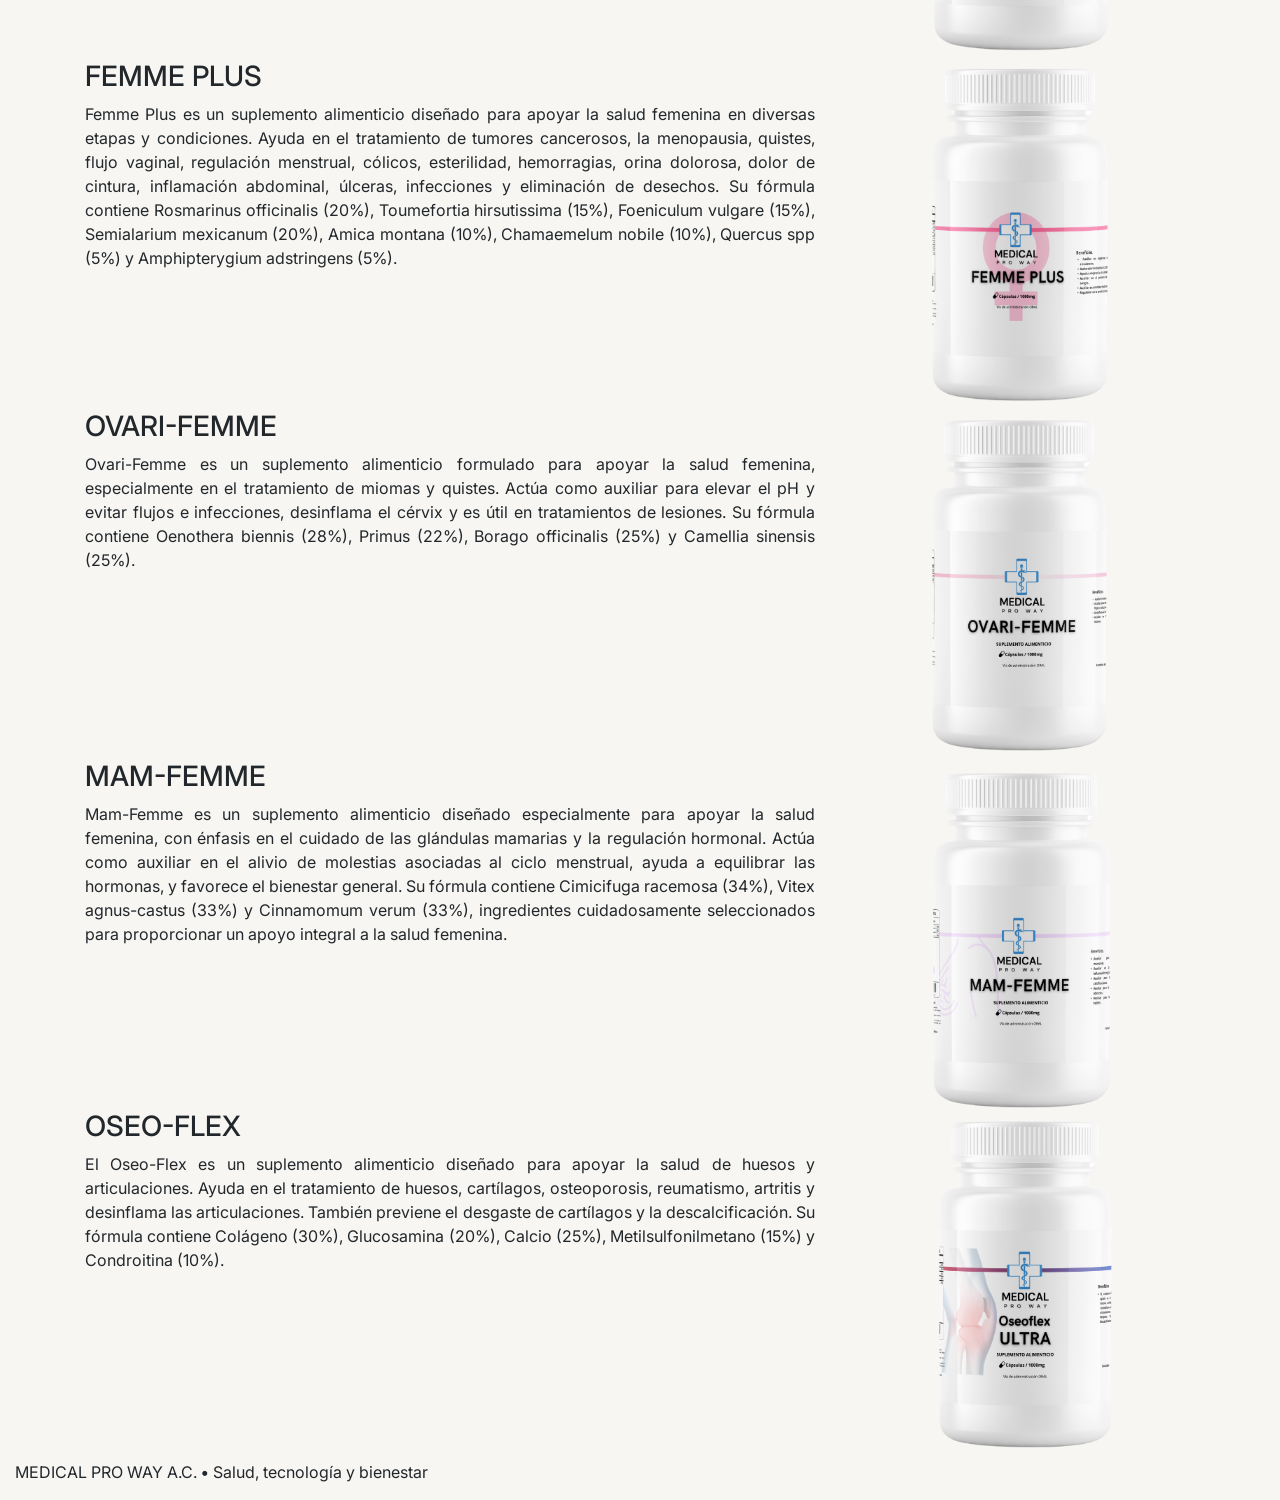
<file: pag2_medical_futurista.html>
<!DOCTYPE html>
<html>

<head>
  <!-- Basic -->
  <meta charset="utf-8" />
  <meta http-equiv="X-UA-Compatible" content="IE=edge" />
  <!-- Mobile Metas -->
  <meta name="viewport" content="width=device-width, initial-scale=1, shrink-to-fit=no" />
  <!-- Site Metas -->
  <meta name="keywords" content="salud, estudios médicos, suplementos, Medical Pro Way, bienestar" />
  <meta name="description" content="Medical Pro Way A.C. — información sobre estudios médicos, servicios de salud y suplementos alimenticios." />
  <meta name="author" content="" />
  <link href="https://cdnjs.cloudflare.com/ajax/libs/font-awesome/5.15.4/css/all.min.css" rel="stylesheet">
  <link href="images/Nemilog.png" rel="icon">

  <title>NEMI NATURE LABS</title>

  <!-- slider stylesheet -->
  <link rel="stylesheet" type="text/css"
    href="https://cdnjs.cloudflare.com/ajax/libs/OwlCarousel2/2.1.3/assets/owl.carousel.min.css" />

  <!-- bootstrap core css -->
  <link rel="stylesheet" type="text/css" href="bootstrap(1).css" />

  <!-- fonts style -->
  <link href="https://fonts.googleapis.com/css2?family=Inter:wght@400;500;600;700;800&family=Space+Grotesk:wght@500;600;700&display=swap" rel="stylesheet" />
  <!-- Custom styles for this template -->
  <link href="style_medical_futurista.css" rel="stylesheet" />
  <!-- responsive style -->
  <link href="responsive_medical_futurista.css" rel="stylesheet" />
</head>

<body>
  <div class="hero_area">
    <!-- header section strats -->
    <header class="header_section">
      <div class="container">
        <nav class="navbar navbar-expand-lg custom_nav-container pt-3">
          <a class="navbar-brand navbar navbar-expand-lg custom_nav-container pt-3" href="">
            <img src="images/Nemilog.png" alt="" class="img-fluid" />
          </a>
          <button class="navbar-toggler" type="button" data-toggle="collapse" data-target="#navbarSupportedContent"
            aria-controls="navbarSupportedContent" aria-expanded="false" aria-label="Toggle navigation">
            <span class="navbar-toggler-icon"></span>
          </button>

          <div class="collapse navbar-collapse" id="navbarSupportedContent">
            <div class="d-flex ml-auto flex-column flex-lg-row align-items-lg-center">
              <ul class="navbar-nav">
                <li class="nav-item active">
                  <a class="nav-link" href="#inicio">INICIO</a>
                </li>
                <li class="nav-item">
                  <a class="nav-link" href="#servicios">ESTUDIOS</a>
                </li>
                <li class="nav-item">
                  <a class="nav-link" href="#productos">SUPLEMENTOS</a>
                </li>
                <li class="nav-item">
                  <a class="nav-link" href="#contacto">CONTACTO</a>
                </li>
              </ul>
              <a class="nav-cta" href="http://wa.link/dk0aqt" target="_blank" rel="noopener">
                <i class="fab fa-whatsapp"></i> AGENDAR
              </a>
            </div>
          </div>
        </nav>
      </div>
    </header>
    <!-- end header section -->
    <!-- slider section -->
    
    <!-- end slider section -->


  <!-- service section -->
   

  <section id="servicios" class="service_section layout_padding ">
    <div class="container">
      
      
      
      <div class=" layout_padding2">
        <div class="card-deck">
          <div class="card">
            <img class="card-img-top" src="images/Nemilog.png" alt="Card image cap" />
            <div class="card-body">
              <h5 class="card-title">¿QUIENES SOMOS?</h5>
              <p class="text-justify">
                Somos una Asociación Civil comprometida con el bienestar de nuestra comunidad. 
                Nuestro principal objetivo es acercar servicios esenciales que impacten positivamente en la calidad de vida de las personas, especialmente aquellas en situación de vulnerabilidad.
              </p>
            </div>
          </div>
          <div class="card">
            <img class="card-img-top" src="images/3.png" alt="Card image cap" />
            <div class="card-body">
              <h5 class="card-title">MISIÓN</h5>
              <p class="card-text">
                Nuestra misión es proporcionar servicios de salud integrales, personalizados y de alta calidad, mediante un equipo de profesionales comprometidos con la excelencia y la atención al paciente. 
                            Nos esforzamos por ser un referente en la salud, mediante la innovación, la investigación y la educación, para mejorar la salud y el bienestar de nuestra comunidad.
              </p>
            </div>
          </div>
          <div class="card">
            <img class="card-img-top" src="images/4.png" alt="Card image cap" />
            <div class="card-body">
              <h5 class="card-title">VISIÓN</h5>
              <p class="card-text">
                Ser líderes en la prestación de servicios de salud de alta calidad, innovadores y accesibles, mejorando la calidad de vida de nuestros pacientes y contribuyendo al bienestar.
              </p>
            </div>
          </div>
        </div>
      </div>
      <div class="d-flex justify-content-center">
      </div>
    </div>
  </section>

  <!-- end service section -->

  <!-- fruits section -->

  <section id="productos" class="fruit_section">
    <div class="container">
      <div class="section-kicker">CATÁLOGO DE BIENESTAR</div>
      <h2 class="custom_heading">SUPLEMENTOS ALIMENTICIOS</h2>
      <p class="custom_heading-text">
      </p>
      <div class="row layout_padding2">
        <div class="col-md-8">
          <div class="fruit_detail-box">
            <h3>
              Cardiotacina
            </h3>
            <p class="text-justify ">
              Cardiotacina es un suplemento herbal formulado para apoyar la salud cardiovascular, mejorar la circulación sanguínea y reducir los factores de riesgo asociados a enfermedades del corazón, como la hipertensión y el colesterol alto. Esta fórmula única combina extractos de plantas conocidas por sus propiedades, para optimizar la función celular. Ayuda a fortalecer el músculo cardiaco, incrementa el bombeo en el flujo sanguíneo, estimula la circulación y previene arritmias y regula la presión arterial.
              Ingredientes: Crataegus oxyacantha (15%), Allium sativum (10%), Olea europaea (12%), Arctium lappa (8%), Panax ginseng (11%), Withania somnifera (14%), Valeriana officinalis (9%), Capsicum annuum (13%) y Coenzima Q10 (8%).
            </p>
          </div>
        </div>
        <div class="col-md-4 d-flex justify-content-center align-items-center">
          <div class="fruit_img-box d-flex justify-content-center align-items-center">
            <img src="images/FrascoP1.png" alt="" class="" width="445px" />
          </div>
        </div>
      </div>
      <div class="row layout_padding2">
        <div class="col-md-8">
          <div class="fruit_detail-box">
            <h3>
              Narodrina
            </h3>
            <p class="text-justify">
              La Narodrina es un suplemento alimenticio diseñado para ayudar a reducir la presión arterial causada por el estrés y mejorar la salud de los vasos sanguíneos. Además, reduce la inflamación y promueve la relajación mental, mejorando el sueño. Actúa como un sedante suave para calmar el sistema nervioso.
              Ingredientes: Lavandula angustifolia (36.98%), Passiflora incarnata (9.43%), Chamaemelum nobile (25.76%), Tilia cordata (10.23%), Mentha piperita (11.67%), Rhodiola rosea (3.13%), Bacopa monnieri (2.80%)
            </p>
          </div>
        </div>
        <div class="col-md-4 d-flex justify-content-center align-items-center">
          <div class="fruit_img-box d-flex justify-content-center ">
            <img src="images/frasco3.1.png" alt="" class="" width="445px" />
          </div>
        </div>
      </div>
      <div class="row layout_padding2-top layout_padding-bottom">
        <div class="col-md-8">
          <div class="fruit_detail-box">
            <h3>
              Histamina
            </h3>
            <p class="mt-4 mb-5">
              La fórmula de Histamina se compone de una combinación cuidadosamente seleccionada de extractos vegetales, diseñada para apoyar la salud cardiovascular. Esta fórmula integral promueve la regeneración del tejido del sistema circulatorio, la desintoxicación y la eliminación de líquidos en exceso, mejorando la circulación sanguínea, el transporte de nutrientes y la coagulación.
              Ingredientes: Schisandra chinensis (8%), Taraxacum officinale (15%), Peumus boldus (16%), Curcuma longa (12%), Cynara scolymus (8%), Glycyrrhiza glabra (11%), Azadirachta indica (9%), Cichorium intybus (13%) y Urtica dioica (8%).
            </p>
          </div>
        </div>
        <div class="col-md-4 d-flex justify-content-center align-items-center">
          <div class="fruit_img-box d-flex justify-content-center align-items-center">
            <img src="images/Frasco2.1.png" alt="" class="" width="390px" />
          </div>
        </div>
      </div>
      <div class="row layout_padding2-top layout_padding-bottom">
        <div class="col-md-8">
          <div class="fruit_detail-box">
            <h3>
              Teristacin
            </h3>
            <p class="mt-4 mb-5">
              Teristacin es un suplemento alimenticio diseñado para mejorar la salud al reducir la inflamación en los vasos sanguíneos, regular los niveles de lípidos y auxiliar en la eliminación de grasas en la sangre, disminuyendo así el riesgo de enfermedades coronarias. 
              Además, estimula la circulación sanguínea y mejora la elasticidad de los vasos, promoviendo un sistema cardiovascular saludable. Contiene ingredientes como Zingiber officinale (2.70%), Silybum marianum (1.89%), Trigonella foenum-graecum (19.28%), Medicago sativa (39.86%) y Phalaris canariensis (36.26%).
            </p>
          </div>
        </div>
        <div class="col-md-4 d-flex justify-content-center align-items-center">
          <div class="fruit_img-box d-flex justify-content-center align-items-center">
            <img src="images/frasco3.png" alt="" class="" width="390px" />
          </div>
        </div>
      </div>
      <div class="row layout_padding2-top layout_padding-bottom">
        <div class="col-md-8">
          <div class="fruit_detail-box">
            <h3>
              OMEGA-3
            </h3>
            <p class="mt-4 mb-5">
              El suplemento OMEGA-3 está diseñado para apoyar la salud cardiovascular y reducir los factores de riesgo asociados a enfermedades del corazón. Ayuda a relajar los vasos sanguíneos, estabiliza los impulsos eléctricos en el corazón y mejora la función endotelial. Inhibe la agregación plaquetaria, reduciendo el riesgo de formación de trombos y previene el endurecimiento arterial.
              Ingredientes: EPA (10%)
              DHA(10%)
              OMEGA (80%)
            </p>
          </div>
        </div>
        <div class="col-md-4 d-flex justify-content-center align-items-center">
          <div class="fruit_img-box d-flex justify-content-center align-items-center">
            <img src="images/Frasco4.png" alt="" class="" width="380px" />
          </div>
        </div>
      </div>
      <div class="row layout_padding2-top layout_padding-bottom">
        <div class="col-md-8">
          <div class="fruit_detail-box">
            <h3>
              OXIGEN-O
            </h3>
            <p class="mt-4 mb-5">
              OXIGEN-O ayuda a regular la hipertensión, reduce la frecuencia de varices y frecuencia cardiaca, mejora la circulación y previene la arterioesclerosis, mareos, dolores de cabeza e insomnio. Además, previene la pesadez en las piernas e hinchazón en las manos.
              Ingredientes: Lavandula angustifolia (36.98%), Passiflora incarnata (9.43%), Chamaemelum nobile (25.76%), Tilia cordata (10.23%), Mentha piperita (11.67%), Rhodiola rosea (3.13%) y Bacopa monnieri (2.80%).
            </p>
          </div>
        </div>
        <div class="col-md-4 d-flex justify-content-center align-items-center">
          <div class="fruit_img-box d-flex justify-content-center align-items-center">
            <img src="images/Frasco5.png" alt="" class="" width="360px" />
          </div>
        </div>
      </div>
      <div class="row layout_padding2">
        <div class="col-md-8">
          <div class="fruit_detail-box">
            <h3>
              ASTHMA-PLUS
            </h3>
            <p class="text-justify">
              ASTHMA-PLUS es un suplemento diseñado para ayudar a aliviar los síntomas respiratorios. Auxilia en la congestión e irritación nasal, alivia la tos y previene los resfriados. También libera las vías respiratorias, ayuda a respirar sin dificultad y facilita la expulsión de toxinas. Además, limpia y fortalece los pulmones.
              Ingredientes: Lavandula angustifolia (36.98%), Passiflora incarnata (9.43%), Chamaemelum nobile (25.76%), Tilia cordata (10.23%), Mentha piperita (11.67%), Rhodiola rosea (3.13%) y Bacopa monnieri (2.80%).
            </p>
          </div>
        </div>
        <div class="col-md-4 d-flex justify-content-center align-items-center">
          <div class="fruit_img-box d-flex justify-content-center ">
            <img src="images/Frasco6.png" alt="" class="" width="370px" />
          </div>
        </div>
      </div>
      <div class="row layout_padding2">
        <div class="col-md-8">
          <div class="fruit_detail-box">
            <h3>
              HEPATIC MAX 
            </h3>
            <p class="text-justify">
              HEPATIC MAX es un suplemento diseñado para apoyar la salud cardiovascular. Ayuda a fortalecer el músculo cardiaco, incrementa el bombeo en el flujo sanguíneo y estimula la circulación. También contiene propiedades antioxidantes y antiinflamatorias, y ayuda a desintegrar coágulos sanguíneos. Además, previene arritmias y regula la presión arterial.
              Ingredientes: Curcuma longa (35%), Pumus boldus (15%), Cynara cardunculus (30%) y Juniperua communis (20%).
            </p>
          </div>
        </div>
        <div class="col-md-4 d-flex justify-content-center align-items-center">
          <div class="fruit_img-box d-flex justify-content-center ">
            <img src="images/Frasco7.png" alt="" class="" width="370px" />
          </div>
        </div>
      </div>
      <div class="row layout_padding2">
        <div class="col-md-8">
          <div class="fruit_detail-box">
            <h3>
              V-LIAR PLUS 
            </h3>
            <p class="text-justify">
              V-LIAR PLUS es un suplemento diseñado para apoyar la salud digestiva y hepática. Ayuda a eliminar cálculos biliares, disminuye cólicos biliares e inflamación de la vesícula biliar. También alivia molestias estomacales como indigestión, flatulencias y acidez. Es hepatoprotector, ayudando a la desintoxicación.
              Ingredientes: Lavandula angustifolia (36.98%), Passiflora incarnata (9.43%), Chamaemelum nobile (25.76%), Tilia cordata (10.23%), Mentha piperita (11.67%), Rhodiola rosea (3.13%) y Bacopa monnieri (2.80%).
            </p>
          </div>
        </div>
        <div class="col-md-4 d-flex justify-content-center align-items-center">
          <div class="fruit_img-box d-flex justify-content-center ">
            <img src="images/Frasco8.png" alt="" class="" width="380px" />
          </div>
        </div>
      </div>
      <div class="row layout_padding2">
        <div class="col-md-8">
          <div class="fruit_detail-box">
            <h3>
              GASTRO CLEAN
            </h3>
            <p class="text-justify">
              El Gastro Clean es un suplemento alimenticio diseñado para promover la salud digestiva y gastrointestinal. Ayuda a contrarrestar los ácidos gástricos, actúa como protector de la mucosa estomacal y desintoxica el colon. Además, tiene propiedades desinflamantes para el intestino y contribuye a la reconstrucción de la flora intestinal, favoreciendo un sistema digestivo equilibrado. 
              Su fórmula incluye Oquntra filus-indica (25%), Aloe Vera (25%), Zingiber officinale (24%) y Taraxacum officinale (26%).
            </p>
          </div>
        </div>
        <div class="col-md-4 d-flex justify-content-center align-items-center">
          <div class="fruit_img-box d-flex justify-content-center ">
            <img src="images/Frasco9.png" alt="" class="" width="370px" />
          </div>
        </div>
      </div>
      <div class="row layout_padding2">
        <div class="col-md-8">
          <div class="fruit_detail-box">
            <h3>
              MORINGMAX
            </h3>
            <p class="text-justify">
              MoringMax es un suplemento alimenticio con múltiples beneficios para la salud, diseñado para ofrecer un mayor aporte nutricional y energético. Favorece la reducción de la inflamación digestiva, previene daños cardiovasculares y actúa como auxiliar en casos de rinitis, conjuntivitis y bronquitis. Además, ayuda a controlar la migraña, reparar células hepáticas y fortalecer el sistema inmunológico. 
              Su fórmula está compuesta por Moringa oleifera (50%) y Curcuma longa (50%).
            </p>
          </div>
        </div>
        <div class="col-md-4 d-flex justify-content-center align-items-center">
          <div class="fruit_img-box d-flex justify-content-center ">
            <img src="images/Frasco10.png" alt="" class="" width="380px" />
          </div>
        </div>
      </div>
      <div class="row layout_padding2">
        <div class="col-md-8">
          <div class="fruit_detail-box">
            <h3>
              TRONAMAX
            </h3>
            <p class="text-justify">
              Tronamax es un suplemento alimenticio diseñado para prevenir y ayudar a expulsar la calcificación en los órganos, promoviendo un mejor funcionamiento del cuerpo. 
              Su fórmula combina ingredientes naturales como Solidago canadensis (30%), Betula (20%), Lepidium latifolium (25%) y Equisetum arvense (25%), que trabajan en conjunto para cuidar y proteger la salud renal y urinaria.
            </p>
          </div>
        </div>
        <div class="col-md-4 d-flex justify-content-center align-items-center">
          <div class="fruit_img-box d-flex justify-content-center ">
            <img src="images/Frasco11.png" alt="" class="" width="380px" />
          </div>
        </div>
      </div>
      <div class="row layout_padding2">
        <div class="col-md-8">
          <div class="fruit_detail-box">
            <h3>
              RENO PROTECT 
            </h3>
            <p class="text-justify">
              RENO PROTECT es un suplemento alimenticio formulado para apoyar la salud renal y del tracto urinario. Ayuda a combatir infecciones renales, disminuye los niveles de ácido úrico, previene infecciones en la vejiga y facilita la expulsión de toxinas. 
              Su composición incluye Equisetum arvense (12%), Ceterach officinarum (15%), Tamariscos (10%), Serjania triqueta (8%), Arctostaphylos pungens (20%), Cabezona (5%), Guazuma ulmifolia (18%) y Gaultheria procumbens (12%).
            </p>
          </div>
        </div>
        <div class="col-md-4 d-flex justify-content-center align-items-center">
          <div class="fruit_img-box d-flex justify-content-center ">
            <img src="images/Frasco12.png" alt="" class="" width="380px" />
          </div>
        </div>
      </div>
      <div class="row layout_padding2">
        <div class="col-md-8">
          <div class="fruit_detail-box">
            <h3>
              TEROL PLUS
            </h3>
            <p class="text-justify">
              Terol Plus es un suplemento alimenticio diseñado para promover la salud cardiovascular y metabólica. Disminuye la actividad de la lipólisis, mejora el perfil lipídico, actúa como protector arterial y reduce la absorción de colesterol, favoreciendo un sistema cardiovascular saludable. 
              Su fórmula contiene Curcuma longa (28%), Cynara scolymus (22%), Taraxacum officinale (25%) y Plantago psyllium (25%).
            </p>
          </div>
        </div>
        <div class="col-md-4 d-flex justify-content-center align-items-center">
          <div class="fruit_img-box d-flex justify-content-center ">
            <img src="images/Frasco13.png" alt="" class="" width="380px" />
          </div>
        </div>
      </div>
      <div class="row layout_padding2">
        <div class="col-md-8">
          <div class="fruit_detail-box">
            <h3>
              MAN PLUS
            </h3>
            <p class="text-justify">
              Man Plus es un suplemento alimenticio especialmente formulado para el cuidado de la salud masculina. Beneficia la glándula prostática, desinflama la vejiga y ayuda en casos de disfunción eréctil mediante la mejora de la irrigación sanguínea. También es auxiliar en la prevención y tratamiento de enfermedades prostáticas y de la vejiga, apoyando de manera natural gracias a sus ingredientes medicinales. 
              Su fórmula contiene Equisetum arvense (28%), Alnus glutinosa (22%), Smilax aspera (25%), Serenoa repens (15%) y Buddleja cordata (10%).
            </p>
          </div>
        </div>
        <div class="col-md-4 d-flex justify-content-center align-items-center">
          <div class="fruit_img-box d-flex justify-content-center ">
            <img src="images/Frasco14.png" alt="" class="" width="380px" />
          </div>
        </div>
      </div>
      <div class="row layout_padding2">
        <div class="col-md-8">
          <div class="fruit_detail-box">
            <h3>
              FEMME PLUS
            </h3>
            <p class="text-justify">
              Femme Plus es un suplemento alimenticio diseñado para apoyar la salud femenina en diversas etapas y condiciones. Ayuda en el tratamiento de tumores cancerosos, la menopausia, quistes, flujo vaginal, regulación menstrual, cólicos, esterilidad, hemorragias, orina dolorosa, dolor de cintura, inflamación abdominal, úlceras, infecciones y eliminación de desechos. 
              Su fórmula contiene Rosmarinus officinalis (20%), Toumefortia hirsutissima (15%), Foeniculum vulgare (15%), Semialarium mexicanum (20%), Amica montana (10%), Chamaemelum nobile (10%), Quercus spp (5%) y Amphipterygium adstringens (5%).
            </p>
          </div>
        </div>
        <div class="col-md-4 d-flex justify-content-center align-items-center">
          <div class="fruit_img-box d-flex justify-content-center ">
            <img src="images/Frasco15.png" alt="" class="" width="380px" />
          </div>
        </div>
      </div>
      <div class="row layout_padding2">
        <div class="col-md-8">
          <div class="fruit_detail-box">
            <h3>
              OVARI-FEMME
            </h3>
            <p class="text-justify">
              Ovari-Femme es un suplemento alimenticio formulado para apoyar la salud femenina, especialmente en el tratamiento de miomas y quistes. Actúa como auxiliar para elevar el pH y evitar flujos e infecciones, desinflama el cérvix y es útil en tratamientos de lesiones. 
              Su fórmula contiene Oenothera biennis (28%), Primus (22%), Borago officinalis (25%) y Camellia sinensis (25%).
            </p>
          </div>
        </div>
        <div class="col-md-4 d-flex justify-content-center align-items-center">
          <div class="fruit_img-box d-flex justify-content-center ">
            <img src="images/Frasco16.png" alt="" class="" width="380px" />
          </div>
        </div>
      </div>
      <div class="row layout_padding2">
        <div class="col-md-8">
          <div class="fruit_detail-box">
            <h3>
              MAM-FEMME
            </h3>
            <p class="text-justify">
              Mam-Femme es un suplemento alimenticio diseñado especialmente para apoyar la salud femenina, con énfasis en el cuidado de las glándulas mamarias y la regulación hormonal. Actúa como auxiliar en el alivio de molestias asociadas al ciclo menstrual, ayuda a equilibrar las hormonas, y favorece el bienestar general.
              Su fórmula contiene Cimicifuga racemosa (34%), Vitex agnus-castus (33%) y Cinnamomum verum (33%), ingredientes cuidadosamente seleccionados para proporcionar un apoyo integral a la salud femenina.
            </p>
          </div>
        </div>
        <div class="col-md-4 d-flex justify-content-center align-items-center">
          <div class="fruit_img-box d-flex justify-content-center ">
            <img src="images/Frasco20.png" alt="" class="" width="380px" />
          </div>
        </div>
      </div>
      <div class="row layout_padding2">
        <div class="col-md-8">
          <div class="fruit_detail-box">
            <h3>
              OSEO-FLEX
            </h3>
            <p class="text-justify">
              El Oseo-Flex es un suplemento alimenticio diseñado para apoyar la salud de huesos y articulaciones. Ayuda en el tratamiento de huesos, cartílagos, osteoporosis, reumatismo, artritis y desinflama las articulaciones. También previene el desgaste de cartílagos y la descalcificación. 
              Su fórmula contiene Colágeno (30%), Glucosamina (20%), Calcio (25%), Metilsulfonilmetano (15%) y Condroitina (10%).
            </p>
          </div>
        </div>
        <div class="col-md-4 d-flex justify-content-center align-items-center">
          <div class="fruit_img-box d-flex justify-content-center ">
            <img src="images/Frasco17.png" alt="" class="" width="390px" />
          </div>
        </div>
      </div>
    </div>   
  </section>

  <!-- end fruits section -->

  <!-- tasty section -->


  <script type="text/javascript" src="jquery-3.4.1.min(1).js"></script>
  <script type="text/javascript" src="bootstrap(1).js"></script>

  <section class="container-fluid footer_section">
    <p><span>MEDICAL PRO WAY A.C.</span> <b>•</b> Salud, tecnología y bienestar</p>
  </section>
</body>
</html>
</file>
<file: style_medical_futurista.css>
:root{
  --black:#090b0d;
  --black-2:#111416;
  --black-3:#1b1e21;
  --gold:#d5ad50;
  --gold-light:#f0cc76;
  --gold-soft:rgba(213,173,80,.14);
  --white:#ffffff;
  --cream:#f7f6f2;
  --text:#22272b;
  --muted:#6f777c;
  --line:rgba(15,20,24,.10);
  --shadow:0 24px 70px rgba(10,14,17,.12);
  --radius:24px;
}

*{box-sizing:border-box}
html{scroll-behavior:smooth}
body{
  margin:0;
  font-family:'Inter',sans-serif;
  color:var(--text);
  background:var(--cream);
  overflow-x:hidden;
}
img{max-width:100%;display:block}
a{text-decoration:none;color:inherit}
button{font:inherit}
.section-shell{
  width:min(1180px,calc(100% - 40px));
  margin:auto;
}

/* ================= HEADER ================= */
.site-header{
  position:absolute;
  top:0;
  left:0;
  width:100%;
  z-index:50;
}
.nav-shell{
  width:min(1240px,calc(100% - 40px));
  margin:auto;
  min-height:92px;
  display:flex;
  align-items:center;
  justify-content:space-between;
  border-bottom:1px solid rgba(255,255,255,.12);
}
.brand img{
  width:190px;
  max-height:62px;
  object-fit:contain;
}
.main-nav{
  display:flex;
  align-items:center;
  gap:8px;
}
.main-nav>a{
  position:relative;
  padding:12px 14px;
  color:rgba(255,255,255,.70);
  font-family:'Manrope',sans-serif;
  font-size:11px;
  font-weight:800;
  letter-spacing:.11em;
  text-transform:uppercase;
  transition:.25s ease;
}
.main-nav>a:not(.nav-button)::after{
  content:"";
  position:absolute;
  left:14px;
  right:14px;
  bottom:4px;
  height:2px;
  transform:scaleX(0);
  background:var(--gold);
  transition:.25s ease;
}
.main-nav>a:hover,
.main-nav>a.active{color:#fff}
.main-nav>a:hover::after,
.main-nav>a.active::after{transform:scaleX(1)}
.nav-button{
  margin-left:12px;
  padding:12px 18px!important;
  border:1px solid rgba(213,173,80,.55);
  border-radius:999px;
  background:var(--gold);
  color:#111!important;
}
.nav-button:hover{
  background:var(--gold-light);
  transform:translateY(-2px);
}
.nav-medical{
  margin-left:8px;
  padding:11px 15px!important;
  border:1px solid rgba(85,171,224,.72);
  border-radius:999px;
  background:rgba(85,171,224,.12);
  color:#8dcef4!important;
}
.nav-medical::after{display:none}
.nav-medical:hover{
  background:#55abe0;
  color:#07141c!important;
  transform:translateY(-2px);
}
.menu-toggle{display:none}

/* ================= HERO ================= */
.hero{
  position:relative;
  min-height:760px;
  height:100vh;
  max-height:980px;
  overflow:hidden;
  display:flex;
  align-items:center;
  background:
    radial-gradient(circle at 78% 45%,rgba(213,173,80,.13),transparent 25%),
    radial-gradient(circle at 20% 75%,rgba(213,173,80,.05),transparent 30%),
    linear-gradient(135deg,#080a0c 0%,#111517 56%,#24201a 100%);
  color:#fff;
}
.hero-grid{
  position:absolute;
  inset:0;
  opacity:.14;
  background-image:
    linear-gradient(rgba(255,255,255,.045) 1px,transparent 1px),
    linear-gradient(90deg,rgba(255,255,255,.045) 1px,transparent 1px);
  background-size:52px 52px;
  mask-image:linear-gradient(to bottom,#000 0%,transparent 92%);
}
.hero-orbit{
  position:absolute;
  border:1px solid rgba(213,173,80,.18);
  border-radius:50%;
  pointer-events:none;
}
.hero-orbit-one{
  width:720px;height:720px;
  right:-280px;top:-130px;
  box-shadow:0 0 0 70px rgba(213,173,80,.025),0 0 0 140px rgba(213,173,80,.015);
}
.hero-orbit-two{
  width:470px;height:470px;
  right:-155px;top:-5px;
  border-color:rgba(255,255,255,.06);
}
.hero-shell{
  position:relative;
  z-index:2;
  width:min(1180px,calc(100% - 40px));
  margin:auto;
  display:grid;
  grid-template-columns:1.02fr .98fr;
  align-items:center;
  gap:60px;
  padding-top:65px;
}
.hero-copy{max-width:650px}
.eyebrow,
.section-kicker{
  display:flex;
  align-items:center;
  gap:10px;
  color:var(--gold);
  font-family:'Manrope',sans-serif;
  font-size:10px;
  font-weight:800;
  letter-spacing:.19em;
}
.status-dot{
  width:8px;height:8px;
  border-radius:50%;
  background:var(--gold);
  box-shadow:0 0 0 5px rgba(213,173,80,.08),0 0 18px rgba(213,173,80,.7);
}
.hero h1{
  margin:18px 0 0;
  max-width:680px;
  font-family:'Manrope',sans-serif;
  font-size:clamp(3.7rem,7vw,6.9rem);
  line-height:.92;
  letter-spacing:-.065em;
  font-weight:800;
}
.hero h1 span{color:var(--gold)}
.hero-text{
  max-width:620px;
  margin:28px 0 0;
  color:rgba(255,255,255,.67);
  font-size:16px;
  line-height:1.85;
}
.hero-text strong{color:#fff}
.hero-actions{
  display:flex;
  gap:12px;
  flex-wrap:wrap;
  margin-top:34px;
}
.btn{
  display:inline-flex;
  align-items:center;
  justify-content:center;
  gap:10px;
  min-height:50px;
  padding:0 22px;
  border-radius:999px;
  font-family:'Manrope',sans-serif;
  font-size:11px;
  font-weight:800;
  letter-spacing:.08em;
  text-transform:uppercase;
  transition:.25s ease;
}
.btn-gold{
  background:var(--gold);
  color:#111;
  box-shadow:0 12px 35px rgba(213,173,80,.16);
}
.btn-gold:hover{
  background:var(--gold-light);
  transform:translateY(-3px);
  box-shadow:0 18px 45px rgba(213,173,80,.25);
}
.btn-outline{
  border:1px solid rgba(255,255,255,.20);
  color:#fff;
  background:rgba(255,255,255,.035);
}
.btn-outline:hover{
  border-color:var(--gold);
  color:var(--gold-light);
  transform:translateY(-3px);
}
.hero-meta{
  display:flex;
  align-items:flex-start;
  gap:22px;
  margin-top:55px;
}
.hero-meta>div{
  min-width:0;
  flex:1;
}
.hero-meta strong{
  display:block;
  color:#fff;
  font-family:'Manrope',sans-serif;
  font-size:clamp(1.3rem,1.6vw,1.55rem);
  line-height:1.2;
}
.hero-meta span{
  display:block;
  margin-top:8px;
  color:rgba(255,255,255,.76);
  font-size:clamp(.95rem,1vw,1.05rem);
  line-height:1.5;
}
.meta-line{
  flex:0 0 1px!important;
  width:1px;
  height:58px;
  background:rgba(255,255,255,.24);
}
.hero-visual{
  display:flex;
  justify-content:center;
  align-items:center;
}
.medical-frame{
  position:relative;
  width:min(540px,100%);
  aspect-ratio:1/1.08;
  display:flex;
  align-items:center;
  justify-content:center;
  border:1px solid rgba(213,173,80,.35);
  border-radius:34px;
  background:
    linear-gradient(145deg,rgba(255,255,255,.07),rgba(255,255,255,.018));
  box-shadow:0 35px 100px rgba(0,0,0,.38),inset 0 1px 0 rgba(255,255,255,.08);
  overflow:hidden;
  backdrop-filter:blur(8px);
}
.medical-frame::before{
  content:"";
  position:absolute;
  width:360px;height:360px;
  border-radius:50%;
  background:radial-gradient(circle,rgba(213,173,80,.17),transparent 67%);
}
.medical-frame img{
  position:relative;
  z-index:2;
  width:78%;
  height:78%;
  object-fit:contain;
  filter:drop-shadow(0 25px 25px rgba(0,0,0,.35));
}
.frame-label{
  position:absolute;
  z-index:4;
  top:22px;left:25px;
  color:rgba(255,255,255,.45);
  font-size:8px;
  font-weight:800;
  letter-spacing:.16em;
}

/* =========================================================
   HERO CAROUSEL
   ========================================================= */

.hero-carousel {
    position: relative;
    z-index: 2;

    width: 86%;
    height: 86%;

    overflow: hidden;

    border-radius: 24px;

    cursor: pointer;

    user-select: none;

    touch-action: pan-y;
}

.carousel-track {
    width: 100%;
    height: 100%;

    position: relative;
}

.carousel-slide {
    position: absolute;

    inset: 0;

    width: 100%;
    height: 100%;

    opacity: 0;

    visibility: hidden;

    transform: scale(1.03);

    transition:
        opacity .45s ease,
        transform .6s ease,
        visibility .45s ease;
}

.carousel-slide.active {
    opacity: 1;

    visibility: visible;

    transform: scale(1);
}

.carousel-slide img {
   width: 100%;
    height: 100%;

    display: block;
    object-fit: cover;
    object-position: center;
    background: #090b0d;
    user-select: none;

    -webkit-user-drag: none;
}


/* =========================================================
   FLECHAS
   ========================================================= */

.carousel-arrow {
    position: absolute;

    top: 50%;

    z-index: 8;

    width: 36px;
    height: 36px;

    display: flex;

    align-items: center;
    justify-content: center;

    transform: translateY(-50%);

    border: 1px solid rgba(255,255,255,.20);

    border-radius: 50%;

    background: rgba(8,10,12,.70);

    backdrop-filter: blur(10px);

    color: #fff;

    cursor: pointer;

    opacity: 0;

    transition:
        opacity .25s ease,
        background .25s ease,
        color .25s ease,
        transform .25s ease;
}

.carousel-prev {
    left: 12px;
}

.carousel-next {
    right: 12px;
}

.hero-carousel:hover .carousel-arrow,
.hero-carousel:focus-within .carousel-arrow {
    opacity: 1;
}

.carousel-arrow:hover {
    background: var(--gold);

    color: #111;

    border-color: var(--gold);

    transform: translateY(-50%) scale(1.08);
}


/* =========================================================
   INDICADORES
   ========================================================= */

.carousel-dots {
    position: absolute;

    left: 50%;
    bottom: 15px;

    z-index: 9;

    display: flex;

    align-items: center;

    gap: 6px;

    transform: translateX(-50%);
}

.carousel-dot {
    width: 7px;
    height: 7px;

    padding: 0;

    border: 0;

    border-radius: 50%;

    background: rgba(255,255,255,.35);

    cursor: pointer;

    transition:
        width .25s ease,
        background .25s ease;
}

.carousel-dot.active {
    width: 21px;

    border-radius: 10px;

    background: var(--gold);
}


/* =========================================================
   LAS TARJETAS FLOTANTES NO DEBEN BLOQUEAR EL CARRUSEL
   ========================================================= */

.medical-card {
    pointer-events: none;
}

.medical-card{
  position:absolute;
  z-index:5;
  display:flex;
  align-items:center;
  gap:10px;
  padding:11px 14px;
  border:1px solid rgba(213,173,80,.22);
  border-radius:13px;
  background:rgba(9,11,13,.78);
  backdrop-filter:blur(14px);
  box-shadow:0 12px 30px rgba(0,0,0,.25);
}
.medical-card i{
  color:var(--gold);
  font-size:15px;
}
.medical-card strong{
  display:block;
  color:#fff;
  font-family:'Manrope',sans-serif;
  font-size:10px;
}
.medical-card span{
  display:block;
  margin-top:2px;
  color:rgba(255,255,255,.45);
  font-size:8px;
}
.medical-card-top{top:80px;right:-22px}
.medical-card-bottom{bottom:80px;left:-25px}
.hero-bottom{
  position:absolute;
  left:50%;
  bottom:24px;
  transform:translateX(-50%);
  z-index:5;
  display:flex;
  align-items:center;
  gap:12px;
  color:rgba(255,255,255,.35);
  font-size:8px;
  font-weight:800;
  letter-spacing:.17em;
  white-space:nowrap;
}
.scroll-line{
  width:45px;height:1px;
  background:var(--gold);
}

/* ================= TRUST ================= */
.trust-bar{
  position:relative;
  z-index:10;
  width:min(1120px,calc(100% - 40px));
  margin:-44px auto 0;
  display:grid;
  grid-template-columns:repeat(4,1fr);
  background:#fff;
  border:1px solid var(--line);
  border-radius:20px;
  box-shadow:0 18px 55px rgba(12,16,19,.12);
}
.trust-item{
  display:flex;
  align-items:center;
  gap:16px;
  padding:26px 22px;
  border-right:1px solid var(--line);
}
.trust-item:last-child{border-right:0}
.trust-item i{
  color:var(--gold);
  font-size:28px;
}
.trust-item strong{
  display:block;
  font-family:'Manrope',sans-serif;
  font-size:18px;
  line-height:1.3;
}
.trust-item span{
  display:block;
  margin-top:6px;
  color:#5d666b;
  font-size:15px;
  line-height:1.5;
}

/* ================= GENERAL SECTIONS ================= */
.section{padding:115px 0}
.section-heading{
  display:flex;
  align-items:flex-end;
  justify-content:space-between;
  gap:50px;
  margin-bottom:48px;
}
.section-heading h2{
  margin:13px 0 0;
  font-family:'Manrope',sans-serif;
  font-size:clamp(2.4rem,4.4vw,4.4rem);
  line-height:.98;
  letter-spacing:-.06em;
}
.section-heading h2 span{color:var(--gold)}
.section-heading>p{
  max-width:390px;
  margin:0 0 4px;
  color:var(--muted);
  font-size:13px;
  line-height:1.8;
}

/* ================= SERVICES ================= */
.services{background:var(--cream)}
.services .section-heading>p{
  max-width:430px;
  font-size:17px;
  line-height:1.7;
}
.services-grid{
  display:grid;
  grid-template-columns:repeat(2,1fr);
  gap:20px;
}
.service-card{
  position:relative;
  min-height:455px;
  padding:36px;
  overflow:hidden;
  border:1px solid rgba(213,173,80,.24);
  border-radius:26px;
  background:linear-gradient(145deg,#303536,#232728);
  color:#fff;
  box-shadow:0 18px 45px rgba(15,20,24,.15);
  transition:.35s ease;
}
.service-card:hover{
  transform:translateY(-7px);
  border-color:rgba(213,173,80,.5);
  background:linear-gradient(145deg,#373c3d,#272b2c);
  box-shadow:0 24px 55px rgba(15,20,24,.22);
}
.service-card::before{
  content:"";
  position:absolute;
  left:0;top:35px;bottom:35px;
  width:3px;
  background:linear-gradient(transparent,var(--gold),transparent);
}
.service-image{
  width:155px;
  height:155px;
  overflow:hidden;
  border-radius:50%;
  background:#f6f3eb;
  border:3px solid rgba(213,173,80,.78);
  box-shadow:0 14px 32px rgba(0,0,0,.26),0 0 0 7px rgba(213,173,80,.08);
}
.service-image img{
  width:100%;
  height:100%;
  display:block;
  object-fit:cover;
}
.service-image-contain img{
  padding:13px;
  object-fit:contain;
}
.service-label{
  display:block;
  margin-top:25px;
  color:var(--gold);
  font-family:'Manrope',sans-serif;
  font-size:12px;
  font-weight:800;
  letter-spacing:.17em;
}
.service-card h3{
  margin:10px 0 13px;
  font-family:'Manrope',sans-serif;
  font-size:31px;
  line-height:1.15;
  letter-spacing:-.04em;
  color:#fff;
}
.service-card p{
  max-width:500px;
  margin:0;
  color:rgba(255,255,255,.76);
  font-size:17px;
  line-height:1.65;
}
.tag-list,.service-mini{
  display:flex;
  flex-wrap:wrap;
  gap:7px;
  margin-top:18px;
}
.tag-list span,.service-mini span{
  padding:8px 11px;
  border-radius:100px;
  border:1px solid rgba(213,173,80,.26);
  background:rgba(255,255,255,.065);
  color:rgba(255,255,255,.88);
  font-size:13px;
  line-height:1.35;
}
.tag-list span i,.service-mini span i{color:var(--gold);margin-right:6px}
.card-link{
  display:inline-flex;
  align-items:center;
  gap:9px;
  min-height:44px;
  margin-top:20px;
  padding:10px 0 7px;
  border-bottom:1px solid rgba(213,173,80,.6);
  color:#e1b957;
  font-family:'Manrope',sans-serif;
  font-size:13px;
  font-weight:800;
  letter-spacing:.11em;
  text-transform:uppercase;
  transition:.25s ease;
}
.card-link:hover{gap:15px;color:#f2d17d}
.health-data{
  display:flex;
  gap:8px;
  margin-top:20px;
}
.health-data div{
  flex:1;
  padding:14px 10px;
  border-radius:12px;
  border:1px solid rgba(213,173,80,.20);
  background:rgba(255,255,255,.07);
  text-align:center;
}
.health-data i{
  display:block;
  color:var(--gold);
  font-size:20px;
}
.health-data strong{
  display:block;
  margin-top:7px;
  font-size:13px;
  color:#fff;
}
/* ================= DARK PROCESS ================= */
.section-dark{
  position:relative;
  overflow:hidden;
  padding:115px 0;
  background:
    radial-gradient(circle at 90% 10%,rgba(213,173,80,.12),transparent 27%),
    linear-gradient(135deg,#090b0d,#191c1e 60%,#28241b);
  color:#fff;
}
.section-heading-dark>p{color:rgba(255,255,255,.70)}
.process .section-heading>p{
  max-width:430px;
  font-size:17px;
  line-height:1.7;
}
.process-grid{
  display:grid;
  grid-template-columns:repeat(4,1fr);
  border-top:1px solid rgba(255,255,255,.10);
  border-bottom:1px solid rgba(255,255,255,.10);
}
.process-step{
  position:relative;
  padding:42px 30px 45px;
  border-right:1px solid rgba(255,255,255,.08);
}
.process-step:last-child{border-right:0}
.process-step:not(:last-child)::after{
  content:"\2192";
  position:absolute;
  z-index:5;
  top:50%;
  right:-22px;
  width:44px;
  height:44px;
  display:grid;
  place-items:center;
  transform:translateY(-50%);
  border:3px solid #151719;
  border-radius:50%;
  background:var(--gold);
  color:#111;
  box-shadow:0 8px 24px rgba(0,0,0,.32);
  font-family:'Manrope',sans-serif;
  font-size:24px;
  font-weight:800;
  line-height:1;
}
.process-step>span{
  color:rgba(213,173,80,.72);
  font-family:'Manrope',sans-serif;
  font-size:15px;
  font-weight:800;
}
.process-step i{
  display:block;
  margin:32px 0 22px;
  color:var(--gold);
  font-size:30px;
}
.process-step h3{
  margin:0 0 13px;
  font-family:'Manrope',sans-serif;
  font-size:23px;
  line-height:1.25;
}
.process-step p{
  margin:0;
  color:rgba(255,255,255,.72);
  font-size:17px;
  line-height:1.65;
}
.capacity{
  display:grid;
  grid-template-columns:1fr auto 1fr 1.2fr;
  align-items:center;
  gap:28px;
  margin-top:35px;
  padding:25px 28px;
  border:1px solid rgba(213,173,80,.20);
  border-radius:18px;
  background:rgba(255,255,255,.025);
}
.capacity-label{
  display:block;
  color:var(--gold);
  font-size:8px;
  font-weight:800;
  letter-spacing:.15em;
}
.capacity strong{
  display:block;
  margin-top:5px;
  font-family:'Manrope',sans-serif;
  font-size:27px;
}
.capacity small{
  color:rgba(255,255,255,.45);
  font-size:10px;
  font-weight:500;
}
.capacity-divider{
  width:1px;height:40px;
  background:rgba(255,255,255,.12);
}
.capacity p{
  margin:0;
  color:rgba(255,255,255,.45);
  font-size:10px;
  line-height:1.6;
}

/* ================= ABOUT ================= */
.about{background:#fff}
.about-grid{
  display:grid;
  grid-template-columns:.85fr 1.15fr;
  align-items:center;
  gap:80px;
}
.about-visual{position:relative}
.about-image{
  position:relative;
  isolation:isolate;
  min-height:500px;
  display:flex;
  align-items:center;
  justify-content:center;
  overflow:hidden;
  border-radius:30px;
  border:1px solid rgba(213,173,80,.28);
  background:
    radial-gradient(circle at 50% 48%,rgba(213,173,80,.28),transparent 44%),
    linear-gradient(145deg,#171b1d,#080a0b);
  box-shadow:0 28px 65px rgba(15,20,24,.14);
}
.about-image::before{
  content:"";
  position:absolute;
  z-index:-1;
  width:76%;
  aspect-ratio:1;
  border-radius:50%;
  background:radial-gradient(circle,rgba(213,173,80,.25),rgba(213,173,80,.05) 48%,transparent 72%);
  filter:blur(10px);
}
.about-image::after{
  content:"";
  position:absolute;
  z-index:2;
  inset:20px;
  border:1px solid rgba(213,173,80,.18);
  border-radius:22px;
  pointer-events:none;
}
.about-image .about-logo{
  position:relative;
  z-index:1;
  width:88%;
  max-height:445px;
  object-fit:contain;
  filter:
    drop-shadow(0 0 18px rgba(213,173,80,.36))
    drop-shadow(0 25px 30px rgba(0,0,0,.45));
}
.about-badge{
  position:absolute;
  z-index:3;
  right:-30px;
  bottom:35px;
  padding:18px 22px;
  border-radius:15px;
  background:var(--gold);
  color:#111;
  box-shadow:0 20px 45px rgba(0,0,0,.16);
}
.about-badge span{
  display:block;
  font-size:9px;
  font-weight:800;
  letter-spacing:.15em;
}
.about-badge strong{
  display:block;
  margin-top:5px;
  font-family:'Manrope',sans-serif;
  font-size:13px;
}
.about-copy h2{
  margin:15px 0 22px;
  font-family:'Manrope',sans-serif;
  font-size:clamp(2.7rem,4.6vw,4.5rem);
  line-height:.96;
  letter-spacing:-.06em;
}
.about-copy h2 span{color:var(--gold)}
.about-copy .lead{
  max-width:650px;
  margin:0;
  color:#626b70;
  font-size:14px;
  line-height:1.9;
}
.mission-grid{
  display:grid;
  grid-template-columns:1fr 1fr;
  gap:20px;
  margin-top:35px;
}
.mission-grid>div{
  padding:22px;
  border:1px solid var(--line);
  border-radius:17px;
  background:#faf9f5;
}
.mission-grid span{
  color:#9a782f;
  font-size:9px;
  font-weight:800;
  letter-spacing:.15em;
}
.mission-grid p{
  margin:10px 0 0;
  color:#697176;
  font-size:11px;
  line-height:1.75;
}

/* ================= WELLNESS ================= */
.wellness{
  --medical-blue:#55abe0;
  padding:95px 0;
  background:
    radial-gradient(circle at 82% 48%,rgba(85,171,224,.16),transparent 28%),
    linear-gradient(135deg,#080b0d,#151a1d 62%,#0d1820);
}
.wellness-inner{
  min-height:350px;
  display:flex;
  align-items:center;
  justify-content:space-between;
  gap:50px;
  padding:55px 65px;
  border-radius:30px;
  overflow:hidden;
  background:#fff;
  border:1px solid rgba(85,171,224,.42);
  box-shadow:0 28px 75px rgba(0,0,0,.30),0 0 50px rgba(85,171,224,.08);
}
.wellness .section-kicker{color:var(--medical-blue)}
.wellness h2{
  margin:15px 0 18px;
  font-family:'Manrope',sans-serif;
  font-size:clamp(2.5rem,4.5vw,4.2rem);
  line-height:.96;
  letter-spacing:-.06em;
}
.wellness h2 span{color:var(--medical-blue)}
.wellness p{
  max-width:760px;
  margin:0;
  color:#505c62;
  font-size:17px;
  line-height:1.75;
}
.wellness-button{
  min-height:60px;
  display:inline-flex;
  align-items:center;
  justify-content:center;
  gap:13px;
  margin-top:28px;
  padding:14px 25px;
  border-radius:999px;
  background:var(--medical-blue);
  color:#071820;
  box-shadow:0 16px 38px rgba(85,171,224,.26);
  font-family:'Manrope',sans-serif;
  font-size:15px;
  font-weight:800;
  transition:.25s ease;
}
.wellness-button:hover{
  transform:translateY(-3px);
  background:#75c3ed;
  box-shadow:0 22px 48px rgba(85,171,224,.34);
}
.wellness-symbol{
  width:255px;height:255px;
  flex:0 0 255px;
}
.wellness-symbol img{
  width:100%;
  height:100%;
  display:block;
  object-fit:contain;
  filter:drop-shadow(0 16px 28px rgba(85,171,224,.16));
}

/* ================= CTA ================= */
.cta{
  position:relative;
  overflow:hidden;
  padding:92px 0;
  background:#0b0d0f;
  color:#fff;
}
.cta-orbit{
  position:absolute;
  width:500px;height:500px;
  right:-200px;top:-210px;
  border:1px solid rgba(213,173,80,.17);
  border-radius:50%;
  box-shadow:0 0 0 60px rgba(213,173,80,.025);
}
.cta-inner{
  position:relative;
  z-index:2;
  display:flex;
  align-items:center;
  justify-content:space-between;
  gap:55px;
}
.cta .section-kicker{
  font-size:12px;
  letter-spacing:.18em;
}
.cta h2{
  margin:14px 0 16px;
  font-family:'Manrope',sans-serif;
  font-size:clamp(3.2rem,5.4vw,5.4rem);
  line-height:.96;
  letter-spacing:-.05em;
}
.cta p{
  max-width:760px;
  margin:0;
  color:rgba(255,255,255,.76);
  font-size:18px;
  line-height:1.65;
}
.btn-whatsapp{
  background:#25d366;
  color:#082b17;
  box-shadow:0 16px 42px rgba(37,211,102,.28);
}
.btn-whatsapp:hover{
  background:#3be477;
  transform:translateY(-3px);
  box-shadow:0 22px 52px rgba(37,211,102,.38);
}
.btn-whatsapp i{font-size:23px}
.btn-large{
  min-height:70px;
  padding:0 34px;
  font-size:14px;
  white-space:nowrap;
}

/* ================= CONTACT ================= */
.contact{background:#f7f6f2}
.contact .section-heading{margin-bottom:58px}
.contact-title-wrap{
  display:flex;
  align-items:flex-end;
  gap:26px;
  margin-top:18px;
}
.contact-title-wrap h2{
  margin:0;
  font-size:clamp(4rem,6.2vw,6.3rem);
  line-height:.91;
}
.contact-attention-icon{
  width:82px;
  height:82px;
  flex:0 0 82px;
  display:grid;
  place-items:center;
  margin-bottom:7px;
  border-radius:50%;
  background:var(--gold);
  color:#171a1b;
  box-shadow:0 16px 36px rgba(213,173,80,.26);
  font-size:35px;
}
.contact-grid{
  display:grid;
  grid-template-columns:1.35fr .85fr;
  align-items:stretch;
  gap:18px;
}
.contact-card{
  min-height:220px;
  padding:30px;
  border:1px solid var(--line);
  border-radius:20px;
  background:#fff;
  box-shadow:0 10px 30px rgba(15,20,24,.045);
}
.contact-card:first-child{grid-row:span 2}
.contact-card>i{
  color:var(--gold);
  font-size:27px;
}
.contact-card>span{
  display:block;
  margin-top:18px;
  color:#9a782f;
  font-size:12px;
  font-weight:800;
  letter-spacing:.16em;
}
.contact-card p,
.contact-card>a:not(.contact-action){
  display:block;
  margin:12px 0 0;
  color:#5e686d;
  font-size:16px;
  line-height:1.7;
}
.contact-value{
  margin-top:12px!important;
  color:#343b3f!important;
  font-family:'Manrope',sans-serif;
  font-size:20px!important;
  font-weight:700;
}
.contact-map{
  height:245px;
  margin-top:22px;
  overflow:hidden;
  border:1px solid var(--line);
  border-radius:16px;
  background:#eeece5;
}
.contact-map iframe{
  width:100%;
  height:100%;
  display:block;
  border:0;
}
.contact-action{
  min-height:58px;
  display:flex;
  align-items:center;
  justify-content:center;
  gap:11px;
  margin-top:20px;
  padding:12px 20px;
  border-radius:14px;
  color:#fff;
  font-family:'Manrope',sans-serif;
  font-size:15px;
  font-weight:800;
  letter-spacing:.02em;
  transition:.25s ease;
}
.contact-action:hover{transform:translateY(-2px);filter:brightness(1.07)}
.contact-action-map{background:#323a3e}
.contact-action-call{background:#1877d3}
.contact-action-whatsapp{background:#25d366;color:#082b17}
.contact-action i{font-size:20px}
.social-row{
  display:flex;
  align-items:center;
  justify-content:space-between;
  margin-top:42px;
  padding-top:32px;
  border-top:1px solid var(--line);
}
.social-row>span{
  color:#343b3f;
  font-family:'Manrope',sans-serif;
  font-size:18px;
  font-weight:800;
  letter-spacing:.08em;
}
.social-row>div{
  display:flex;
  gap:14px;
}
.social-row a{
  width:58px;height:58px;
  display:flex;
  align-items:center;
  justify-content:center;
  border:0;
  border-radius:50%;
  color:#fff;
  box-shadow:0 10px 24px rgba(15,20,24,.14);
  font-size:24px;
  transition:.25s ease;
}
.social-row a:hover{
  transform:translateY(-3px);
  filter:brightness(1.08);
}
.social-facebook{background:#1877f2}
.social-instagram{background:linear-gradient(135deg,#833ab4,#fd1d1d 55%,#fcb045)}
.social-whatsapp{background:#25d366;color:#082b17!important}

/* ================= FOOTER ================= */
.footer{
  padding:22px 0;
  background:#090b0d;
  color:rgba(255,255,255,.42);
}
.footer-inner{
  display:flex;
  align-items:center;
  justify-content:space-between;
  gap:20px;
  font-size:9px;
  letter-spacing:.08em;
}
.footer-inner span:first-child{
  color:#fff;
  font-family:'Manrope',sans-serif;
  font-weight:800;
}

/* ================= RESPONSIVE ================= */
@media(max-width:1050px){
  .main-nav>a{padding-left:9px;padding-right:9px}
  .hero-shell{gap:35px}
  .hero h1{font-size:clamp(3.2rem,6.5vw,5.5rem)}
  .medical-card-top{right:-5px}
  .medical-card-bottom{left:-5px}
}
@media(max-width:850px){
  .site-header{position:absolute}
  .nav-shell{
    position:relative;
    min-height:132px;
  }
  .brand img{
    width:min(300px,calc(100vw - 88px));
    max-height:120px;
  }
  .menu-toggle{
    display:flex;
    width:43px;height:43px;
    flex-direction:column;
    justify-content:center;
    align-items:center;
    gap:5px;
    border:1px solid rgba(255,255,255,.16);
    border-radius:12px;
    background:rgba(255,255,255,.05);
    cursor:pointer;
  }
  .menu-toggle span{width:18px;height:1px;background:#fff}
  .main-nav{
    position:absolute;
    top:calc(100% - 8px);
    left:0;right:0;
    display:none;
    flex-direction:column;
    align-items:stretch;
    padding:14px;
    border:1px solid rgba(255,255,255,.12);
    border-radius:16px;
    background:rgba(12,15,17,.97);
    backdrop-filter:blur(15px);
  }
  .main-nav.open{display:flex}
  .main-nav>a{padding:13px 14px}
  .nav-button{margin:5px 0 0!important;text-align:center}
  .nav-medical{margin:5px 0 0!important;text-align:center}
  .hero{height:auto;min-height:0;padding:165px 0 90px}
  .hero-shell{
    grid-template-columns:1fr;
    gap:55px;
  }
  .hero-copy{max-width:720px}
  .hero-visual{max-width:560px;margin:auto;width:100%}
  .hero-bottom{display:none}
  .trust-bar{grid-template-columns:1fr 1fr;margin-top:-25px}
  .trust-item:nth-child(2){border-right:0}
  .trust-item:nth-child(-n+2){border-bottom:1px solid var(--line)}
  .section-heading{display:block}
  .section-heading>p{margin-top:22px}
  .process-grid{grid-template-columns:1fr 1fr}
  .process-step:nth-child(2){border-right:0}
  .process-step:nth-child(-n+2){border-bottom:1px solid rgba(255,255,255,.08)}
  .process-step:nth-child(2)::after{
    content:"\2193";
    top:auto;
    right:auto;
    bottom:-22px;
    left:50%;
    transform:translateX(-50%);
  }
  .about-grid{grid-template-columns:1fr;gap:55px}
  .about-visual{max-width:620px}
  .contact-grid{grid-template-columns:1fr 1fr}
  .contact-card:first-child{grid-column:1/-1;grid-row:auto}
}
@media(max-width:620px){
  .section{padding:80px 0}
  .section-shell{width:min(100% - 30px,1180px)}
  .nav-shell{width:calc(100% - 30px)}
  .hero {
    height:auto;
    min-height:0;
    max-height:none;
    padding-top:160px;
    padding-bottom:55px;
    overflow-x:hidden;
    overflow-y:visible;
  }
  .hero h1{font-size:3.35rem}
  .hero-text{font-size:14px}
  .hero-actions .btn{width:100%}
  .hero-meta{gap:14px;margin-top:38px}
  .hero-meta strong{font-size:22px}
  .hero-meta span{font-size:16px}
  /* HERO — MARCO RESPONSIVE */
.medical-frame{
  width:100%;
  max-width:430px;
  height:min(537.5px,calc(125vw - 37.5px));
  min-height:0;
  aspect-ratio:4 / 5;
  margin:0 auto;
  border-radius:23px;
  overflow:hidden;
}

.hero-visual{
  display:block;
  min-height:min(537.5px,calc(125vw - 37.5px));
}

/* CARRUSEL EN MÓVIL */
.hero-carousel{
  width:86%;
  height:86%;

  border-radius:18px;
}
.carousel-arrow{
  width:36px;
  height:36px;

  opacity:1;

  background:rgba(8,10,12,.72);
}

.carousel-prev{
  left:8px;
}

.carousel-next{
  right:8px;
}

.carousel-dots{
  bottom:10px;
}

.carousel-dot{
  width:6px;
  height:6px;
}

.carousel-dot.active{
  width:18px;
}

/* TARJETAS FLOTANTES */
.medical-card{
  padding:9px 10px;
  pointer-events:none;
}

.medical-card-top{
  top:45px;
  right:8px;
}

.medical-card-bottom{
  bottom:45px;
  left:8px;
}
  .trust-bar{
    width:calc(100% - 30px);
    grid-template-columns:1fr;
    margin:25px auto 0!important;
  }
  .trust-item{border-right:0!important;border-bottom:1px solid var(--line)!important}
  .trust-item:last-child{border-bottom:0!important}
  .trust-item{gap:18px;padding:24px 22px}
  .trust-item i{font-size:32px}
  .trust-item strong{font-size:20px}
  .trust-item span{font-size:16px}
  .services-grid{grid-template-columns:1fr}
  .services .section-heading>p{font-size:17px}
  .service-card{min-height:0;padding:28px 24px}
  .service-image{width:180px;height:180px;margin:0 auto}
  .service-label{margin-top:24px;font-size:12px}
  .service-card h3{font-size:30px}
  .service-card p{font-size:17px;line-height:1.65}
  .tag-list,.service-mini{gap:9px}
  .tag-list span,.service-mini span{font-size:14px;padding:9px 12px}
  .card-link{width:100%;justify-content:space-between;font-size:14px}
  .process-grid{grid-template-columns:1fr}
  .process-step{border-right:0!important;border-bottom:1px solid rgba(255,255,255,.08)!important}
  .process-step:last-child{border-bottom:0!important}
  .process-step:not(:last-child)::after{
    content:"\2193";
    top:auto;
    right:auto;
    bottom:-22px;
    left:50%;
    transform:translateX(-50%);
  }
  .capacity{grid-template-columns:1fr;gap:15px}
  .capacity-divider{width:100%;height:1px}
  .about-image{min-height:380px}
  .about-image .about-logo{width:92%;max-height:350px}
  .about-badge{right:10px;bottom:18px}
  .mission-grid{grid-template-columns:1fr}
  .wellness-inner{display:block;padding:38px 28px}
  .wellness h2{font-size:clamp(3rem,15vw,4rem)}
  .wellness p{font-size:17px;line-height:1.7}
  .wellness-button{width:100%;min-height:64px;font-size:15px}
  .wellness-symbol{width:220px;height:220px;margin:38px auto 0}
  .cta-inner{display:block}
  .cta{padding:76px 0}
  .cta .section-kicker{font-size:11px}
  .cta h2{font-size:clamp(3rem,14vw,4.1rem);line-height:1}
  .cta p{font-size:18px;line-height:1.65}
  .cta .btn{width:100%;min-height:68px;margin-top:32px;font-size:14px}
  .contact-grid{grid-template-columns:1fr}
  .contact .section-heading{margin-bottom:38px}
  .contact-title-wrap{display:block;margin-top:16px}
  .contact-title-wrap h2{margin-top:20px;font-size:clamp(3.5rem,16vw,4.6rem);line-height:.93}
  .contact-attention-icon{width:72px;height:72px;font-size:30px}
  .contact-card{min-height:0;padding:26px 22px}
  .contact-card:first-child{grid-column:auto;grid-row:auto}
  .contact-map{height:260px}
  .contact-action{width:100%;min-height:62px;font-size:16px}
  .social-row{display:block}
  .social-row>span{font-size:20px}
  .social-row>div{margin-top:22px;justify-content:center;gap:18px}
  .social-row a{width:64px;height:64px;font-size:27px}
  .footer-inner{display:block;text-align:center;line-height:2}
}
@media(prefers-reduced-motion:reduce){
  html{scroll-behavior:auto}
  *,*:before,*:after{transition:none!important}
}
</file>
<file: responsive_medical_futurista.css>
@media (max-width: 991px){
  .custom_nav-container .navbar-collapse{
    margin-top:14px;
    padding:14px;
    border:1px solid rgba(255,255,255,.08);
    border-radius:18px;
    background:rgba(3,20,32,.96);
    backdrop-filter:blur(16px);
  }
  .nav-cta{margin:8px 0 0;justify-content:center}
  .slider_item-container{min-height:auto}
  .slider_item-detail{padding-top:20px}
  .slider_img-box{margin:45px auto 30px}
  .slider_section .custom_carousel-control{left:15px;bottom:5px}
  .service_section .card-deck{flex-direction:column}
  .service_section .card{margin-bottom:0}
  .fruit_section .row{margin-left:0!important;margin-right:0!important}
}

@media (max-width: 767px){
  .navbar-brand img{width:170px}
  .health-tech-strip{justify-content:flex-start;padding-top:10px}
  .health-tech-item{font-size:.55rem}
  .slider_section{padding:35px 0 80px}
  .slider_item-detail{text-align:left!important}
  .slider_item-detail h1{font-size:clamp(2.65rem,13vw,4.2rem)}
  .slider_item-detail p{font-size:.9rem;line-height:1.75}
  .slider_img-box:before{width:380px;height:380px}
  .slider_img-box img{max-height:440px}
  .service_section,.fruit_section{padding:70px 0}
  .fruit_section .container:before{margin-bottom:45px}
  .fruit_section .row{padding:18px 0;border-radius:22px}
  .fruit_detail-box{padding:15px 22px}
  .fruit_section .fruit_detail-box p{font-size:.87rem}
  .fruit_img-box{
    min-height:230px;
    border-left:0;
    border-top:1px solid rgba(7,34,52,.07);
  }
  .tasty_section{min-height:300px}
  .info_section{padding:60px 0}
  .info_section .col-md-3{margin-bottom:16px}
}

@media (max-width: 480px){
  .custom_nav-container{padding:14px 0}
  .health-tech-strip{display:none}
  .slider_section{padding-top:20px}
  .slider_item-detail h1{font-size:2.65rem}
  .slider_item-detail p{margin-top:20px}
  .slider_img-box img{max-height:390px}
  .slider_section .custom_carousel-control{bottom:0}
  .service_section .card .card-img-top{margin:22px 22px 0}
  .service_section .card .card-body{padding:15px 22px 24px}
  .fruit_section .fruit_detail-box h3{font-size:1.2rem}
  .fruit_img-box img{max-height:270px}
  .tasty_section h2{font-size:3.3rem}
}
</file>
